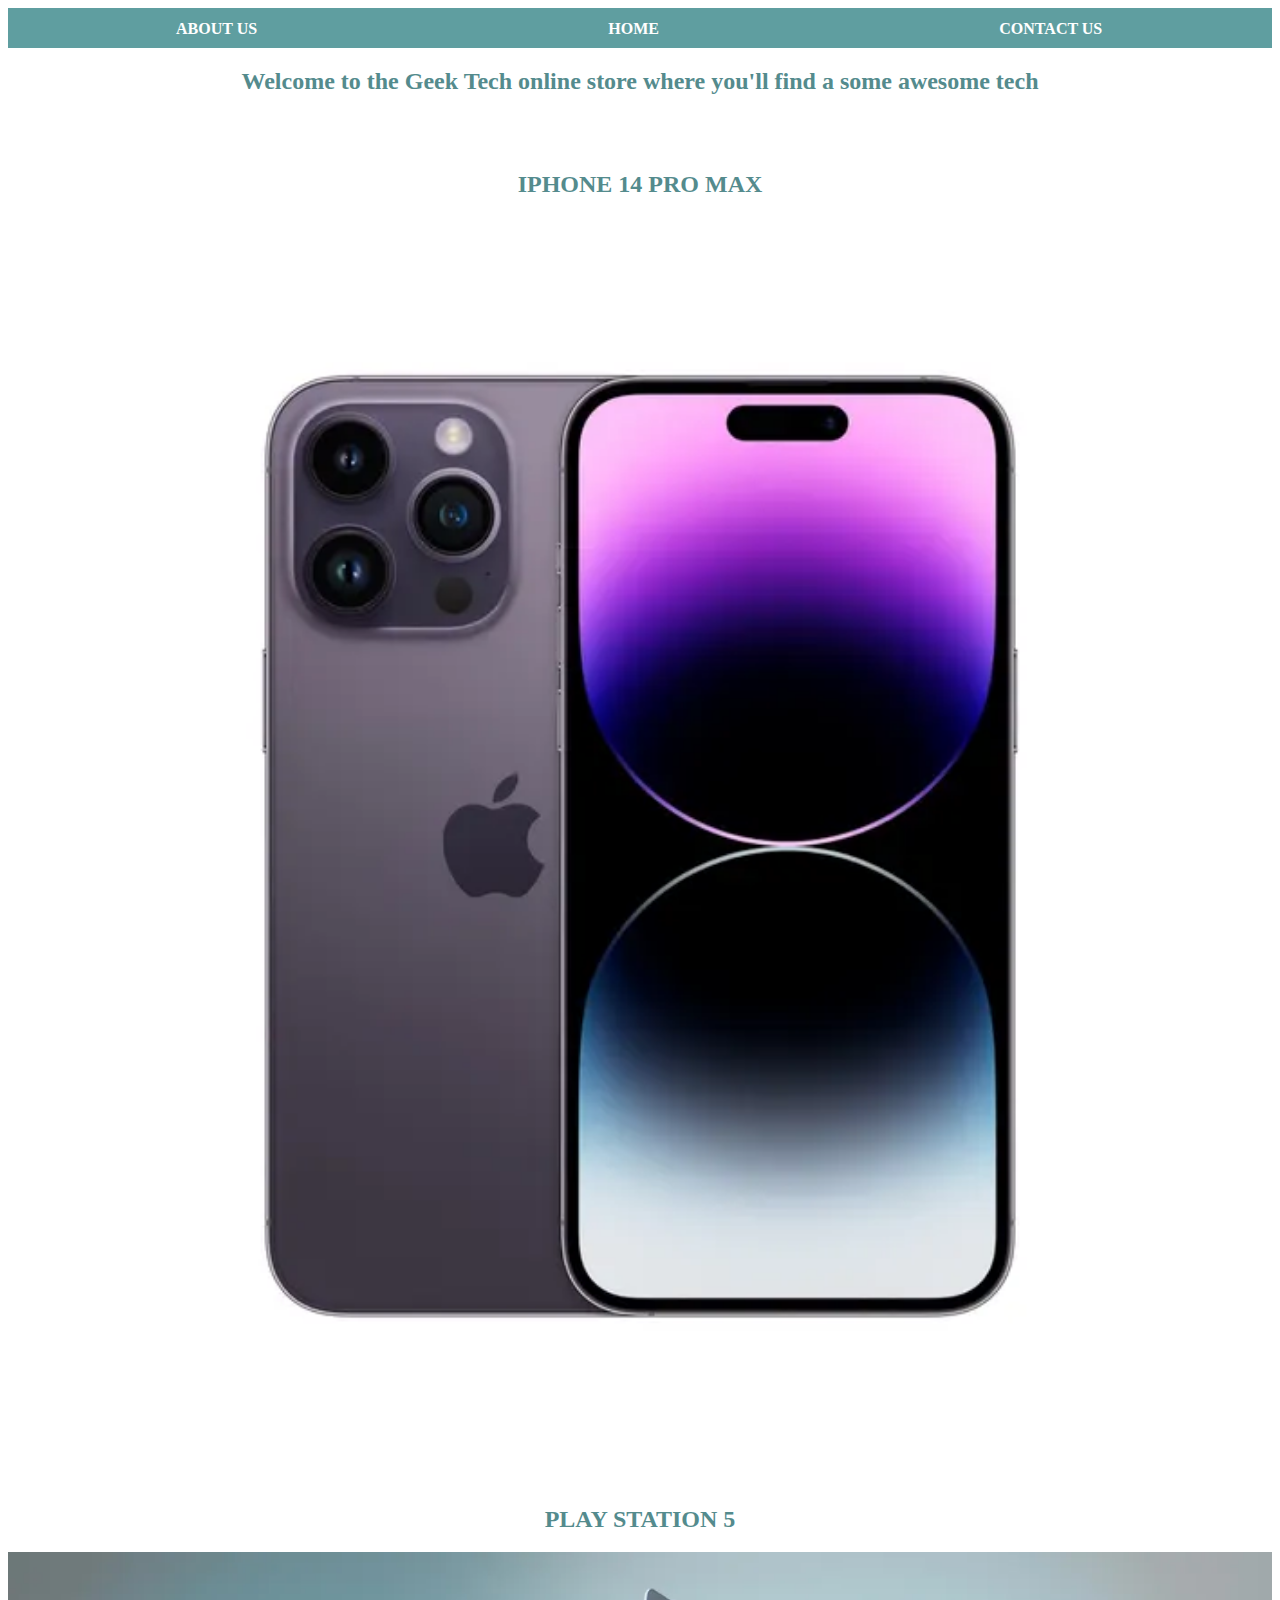
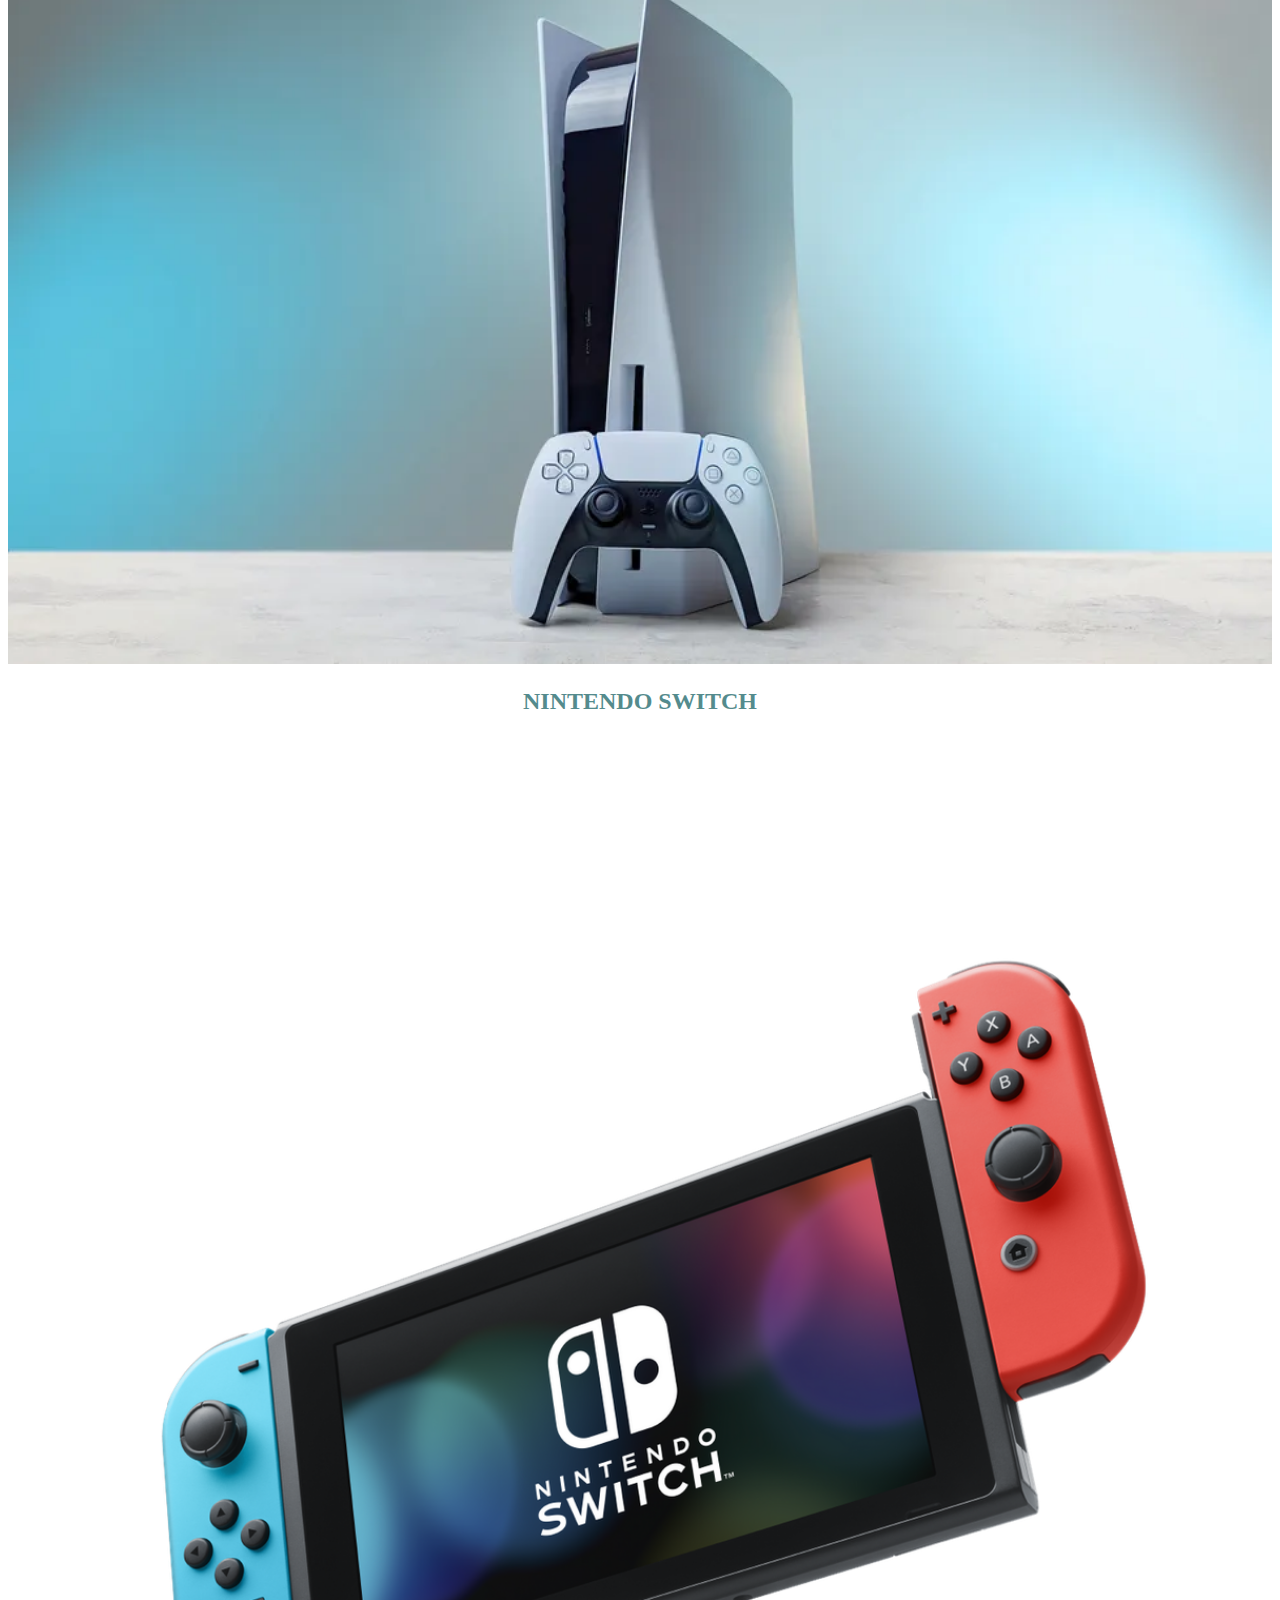
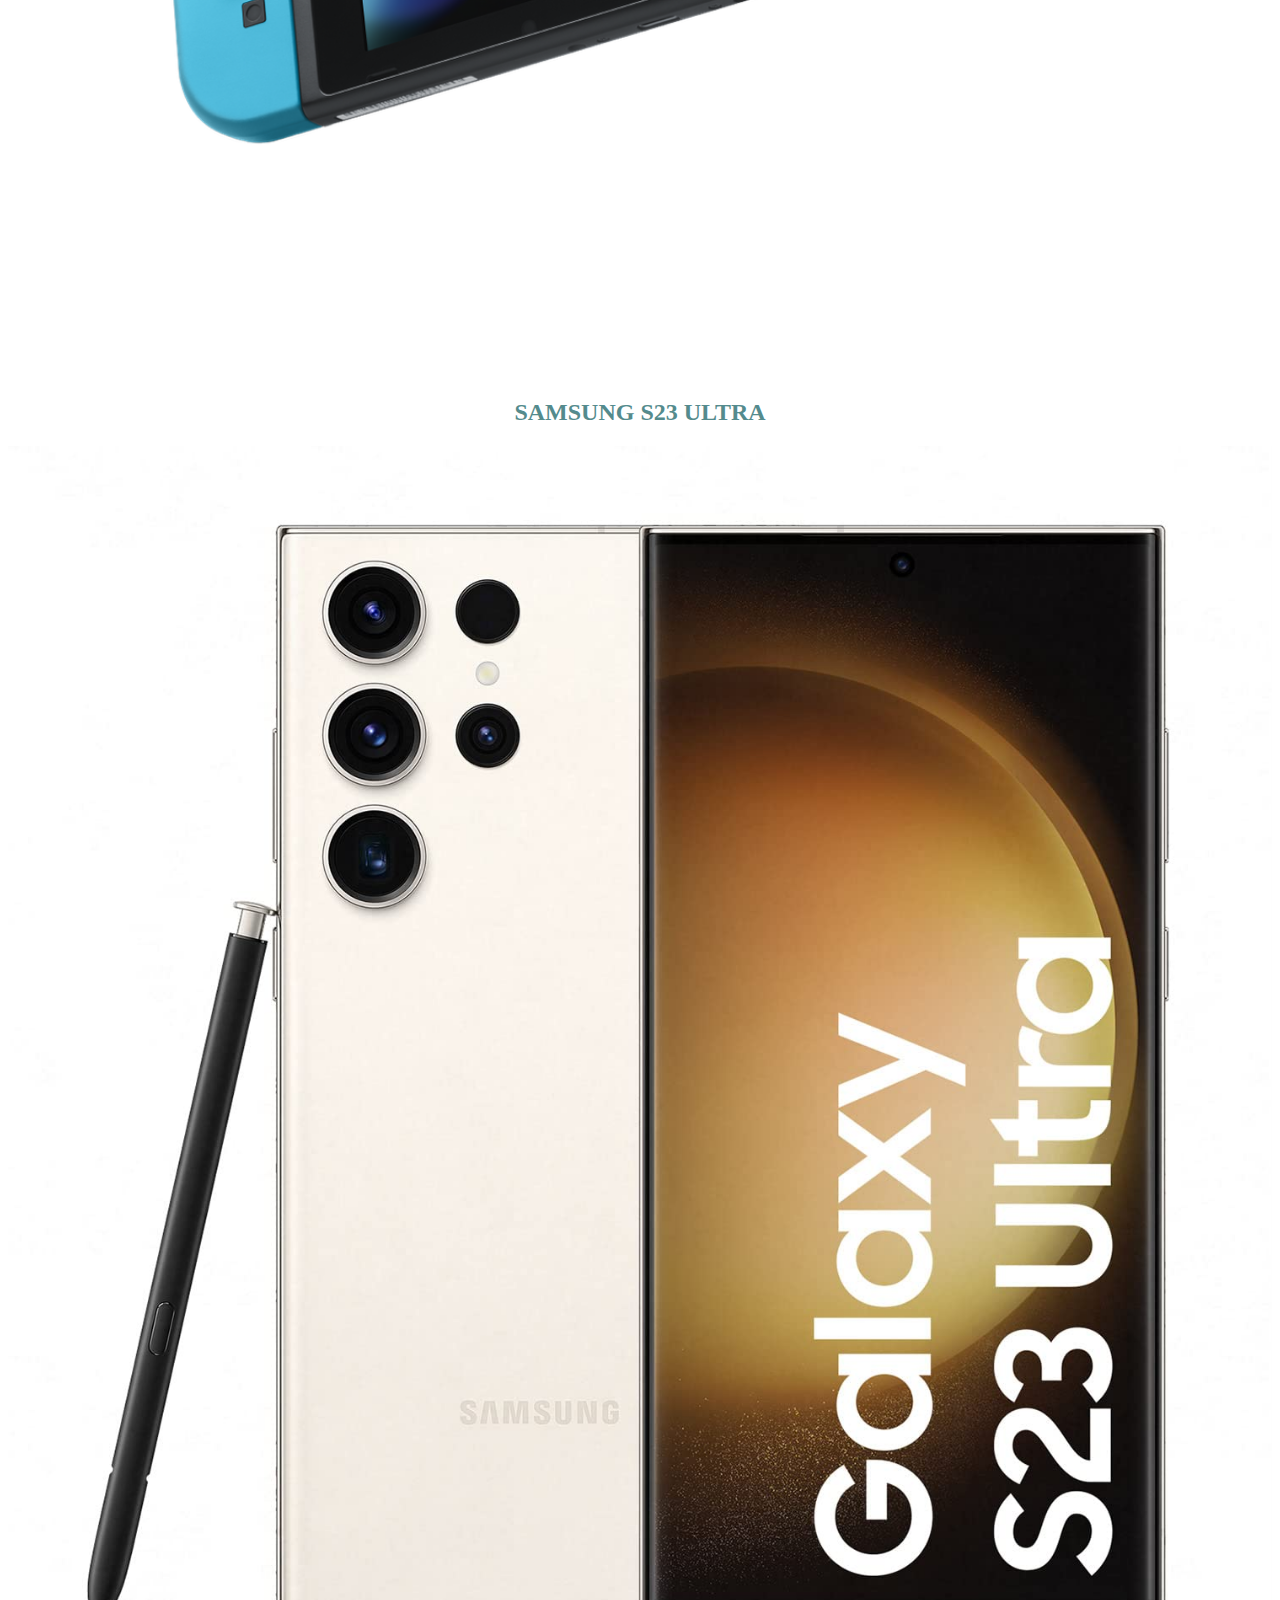
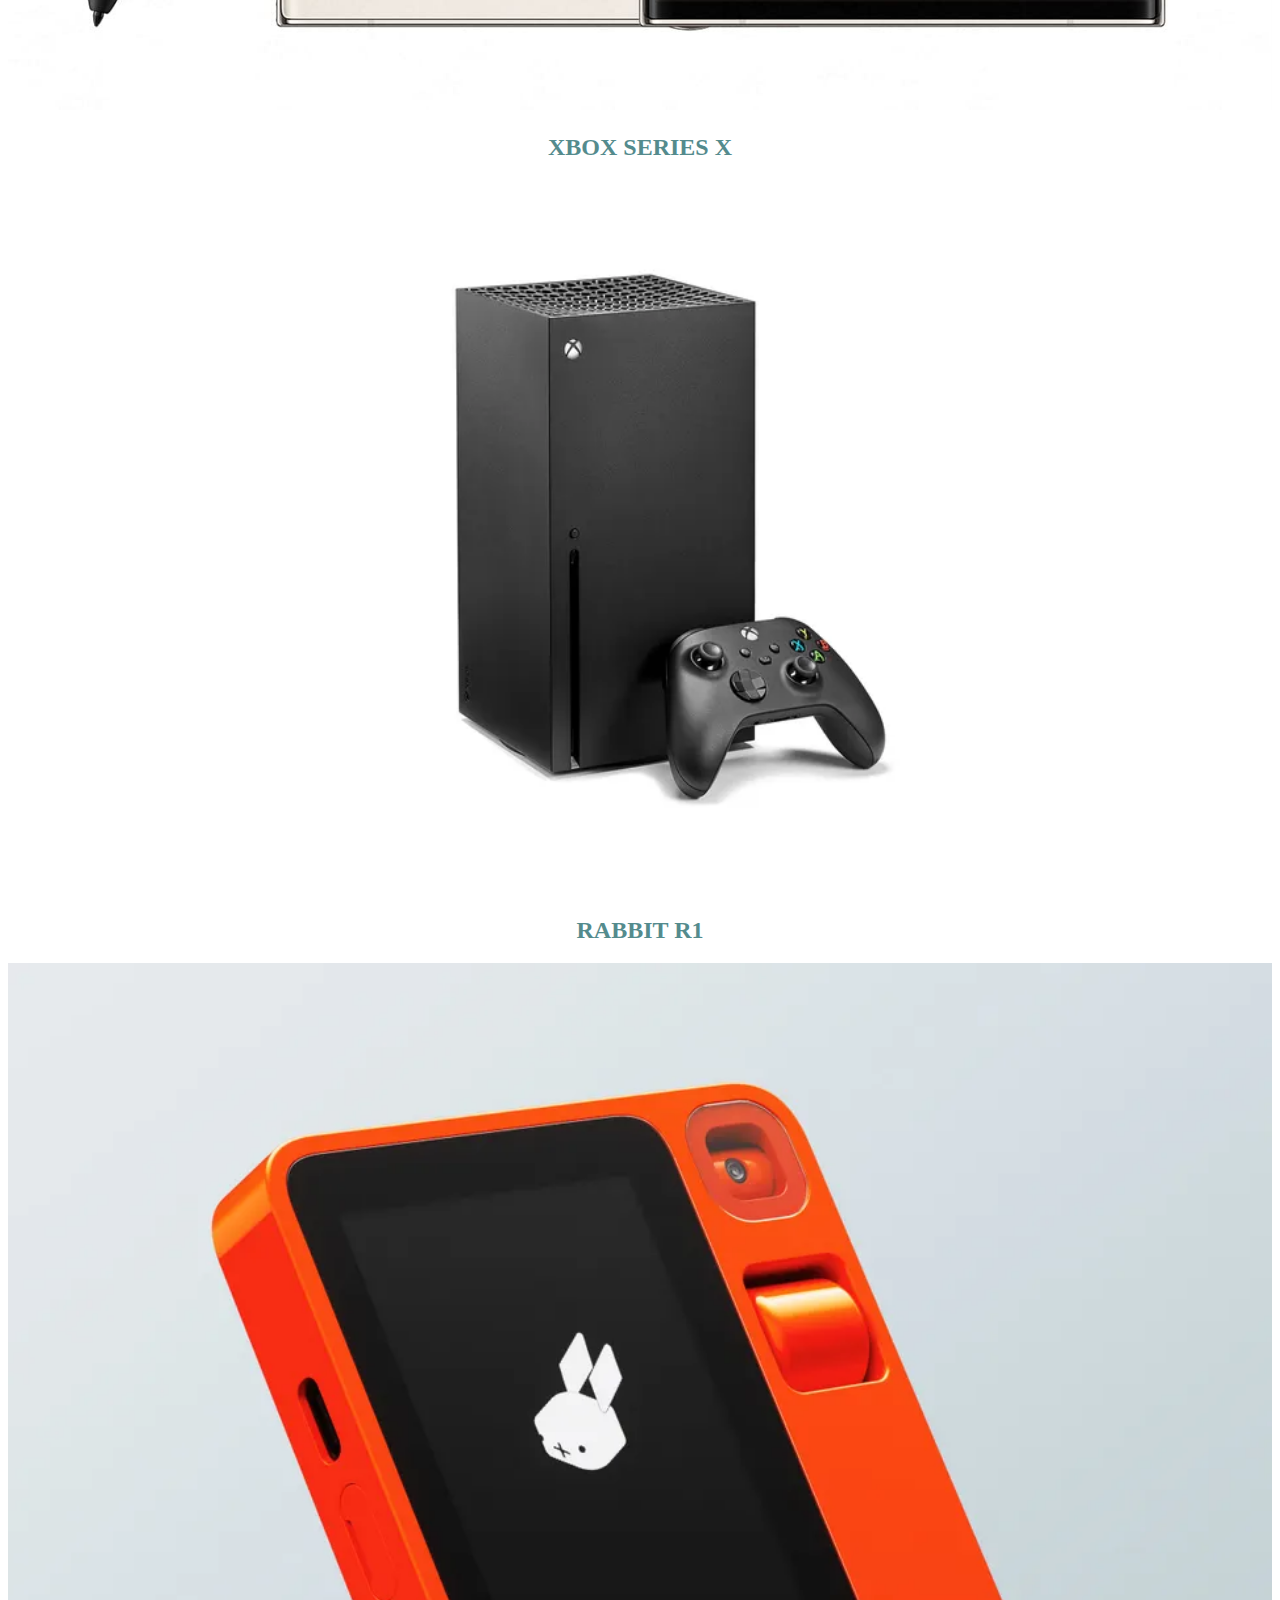
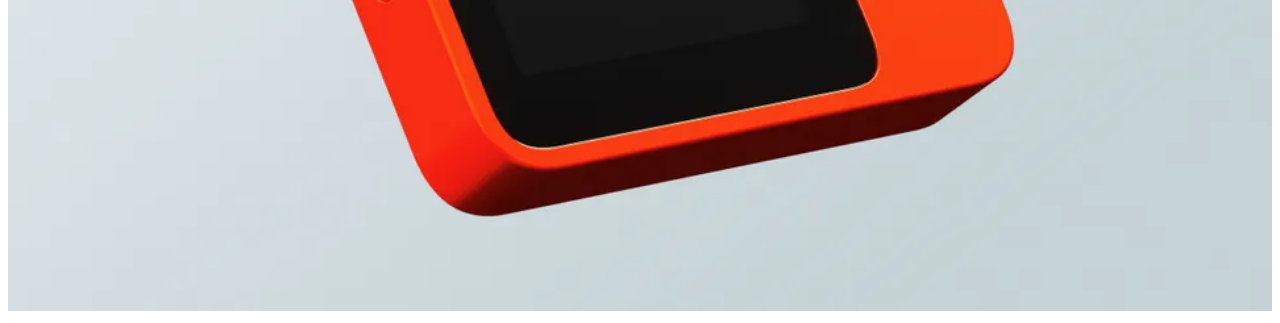
<file: index.html>
<!DOCTYPE html>
<html>
    <head>
        <link rel="stylesheet" href="style.css">
    </head>
    <body>
        <div id="tabs-top">
            <a href="about.html">ABOUT US</a>
            <a href="index.html">HOME</a>
            <a href="contact.html">CONTACT US</a>
        </div>
        <h2>Welcome to the Geek Tech online store where you'll find a some awesome tech </h2>
                    <br/>
                    <br/>
                    <h2>IPHONE 14 PRO MAX</h2>
                    <a href="iphone.html"><img src="Images/iphone_14_pro_max_deep_purple-6_1.webp" width="100%"/></a>
                    <h2>PLAY STATION 5</h2>
                    <a href="ps5.html"><img src="Images/ps5(2).webp" width="100%"/></a>
                    <h2>NINTENDO SWITCH</h2>
                    <a href="switch.html"><img src="Images/switch(2).webp" width="100%"/></a>
                    <h2>SAMSUNG S23 ULTRA</h2>
                    <a href="s23.html"><img src="Images/s23(2).jpg" width="100%"/></a>
                    <h2>XBOX SERIES X</h2>
                    <a href="xbox.html"><img src="Images/xbox(2).webp" width="100%"/></a>
                    <h2>RABBIT R1</h2>
                    <a href="r1.html"><img src="Images/r1(1).webp" width="100%"/></a>
    </body>
</html>
</file>
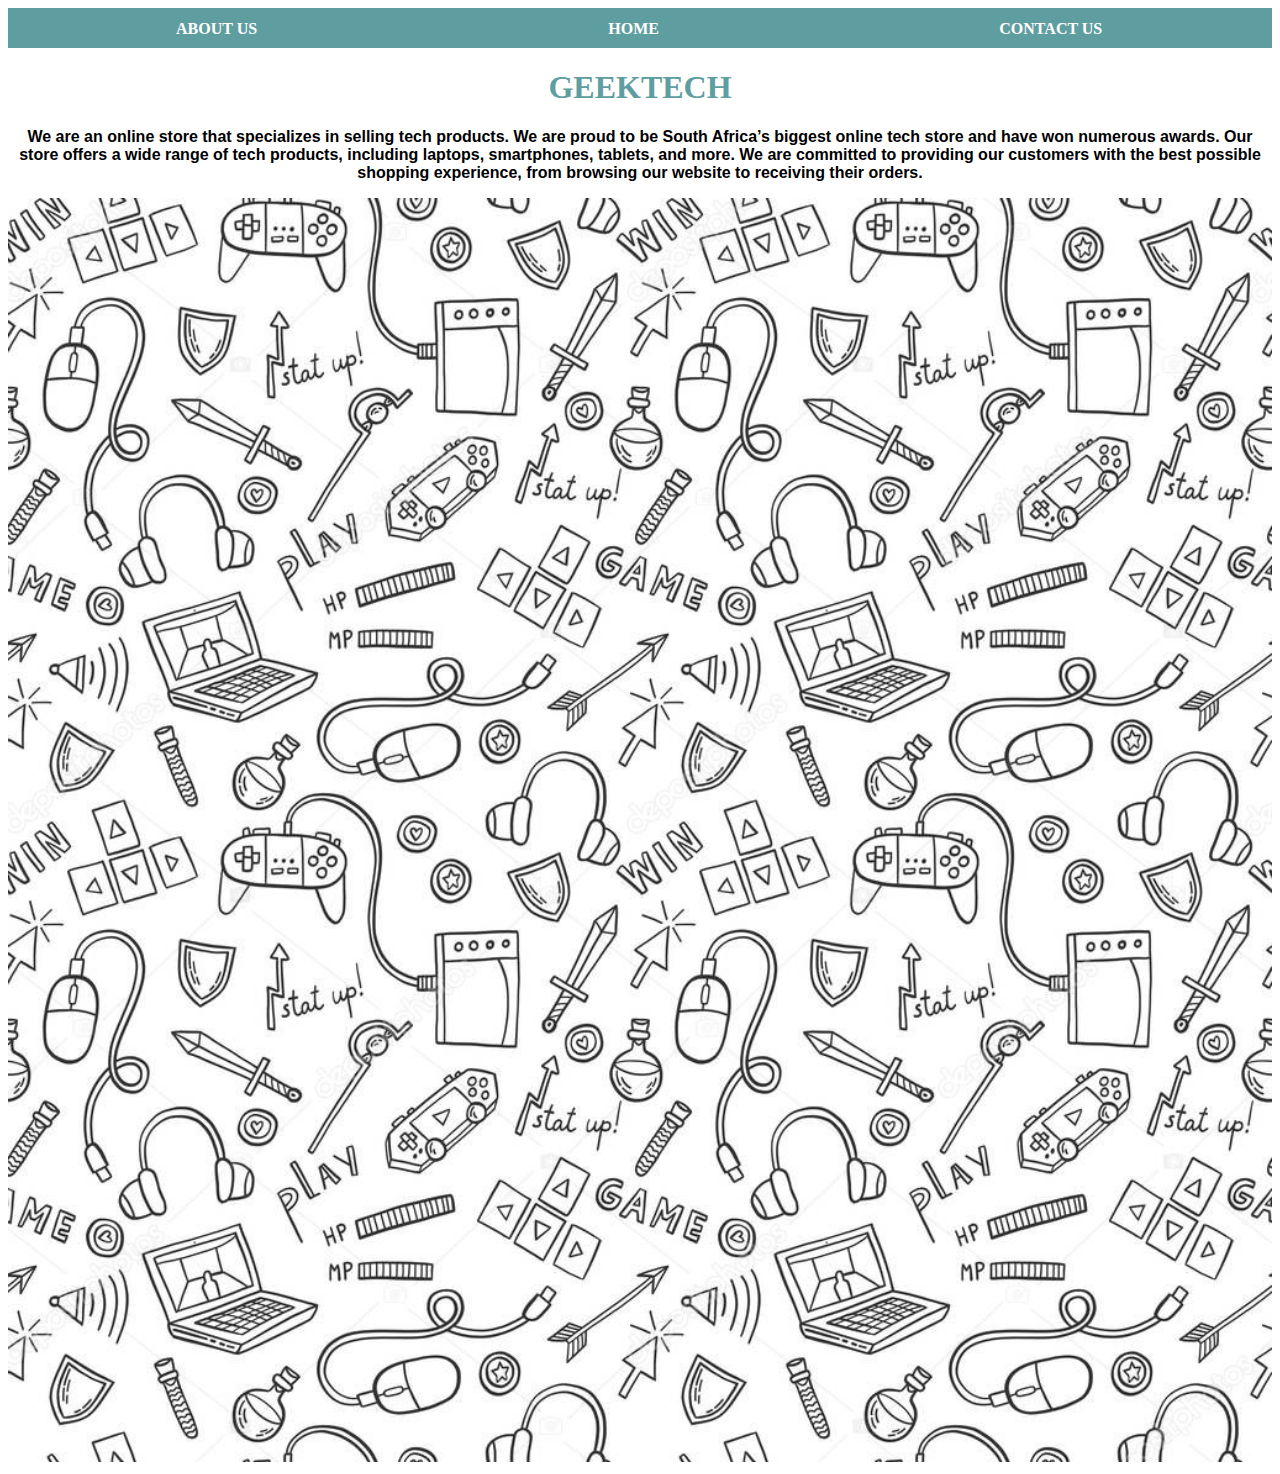
<file: about.html>
<!DOCTYPE html>
<html>
    <head>
        <link rel="stylesheet" href="style.css">
    </head>
    <body>
        <div id="tabs-top">
            <a href="about.html">ABOUT US</a>
            <a href="index.html">HOME</a>
            <a href="contact.html">CONTACT US</a>
        </div>
        <h1>GEEKTECH</h1>
        <P>We are an online store that specializes in selling tech products. We are proud to be South Africa’s biggest online tech store and have won numerous awards. Our store offers a wide range of tech products, including laptops, smartphones, tablets, and more. We are committed to providing our customers with the best possible shopping experience, from browsing our website to receiving their orders.</P>
        <img src="Images/tech1.jpg" width="100%" />
    </body>
</html>
</file>
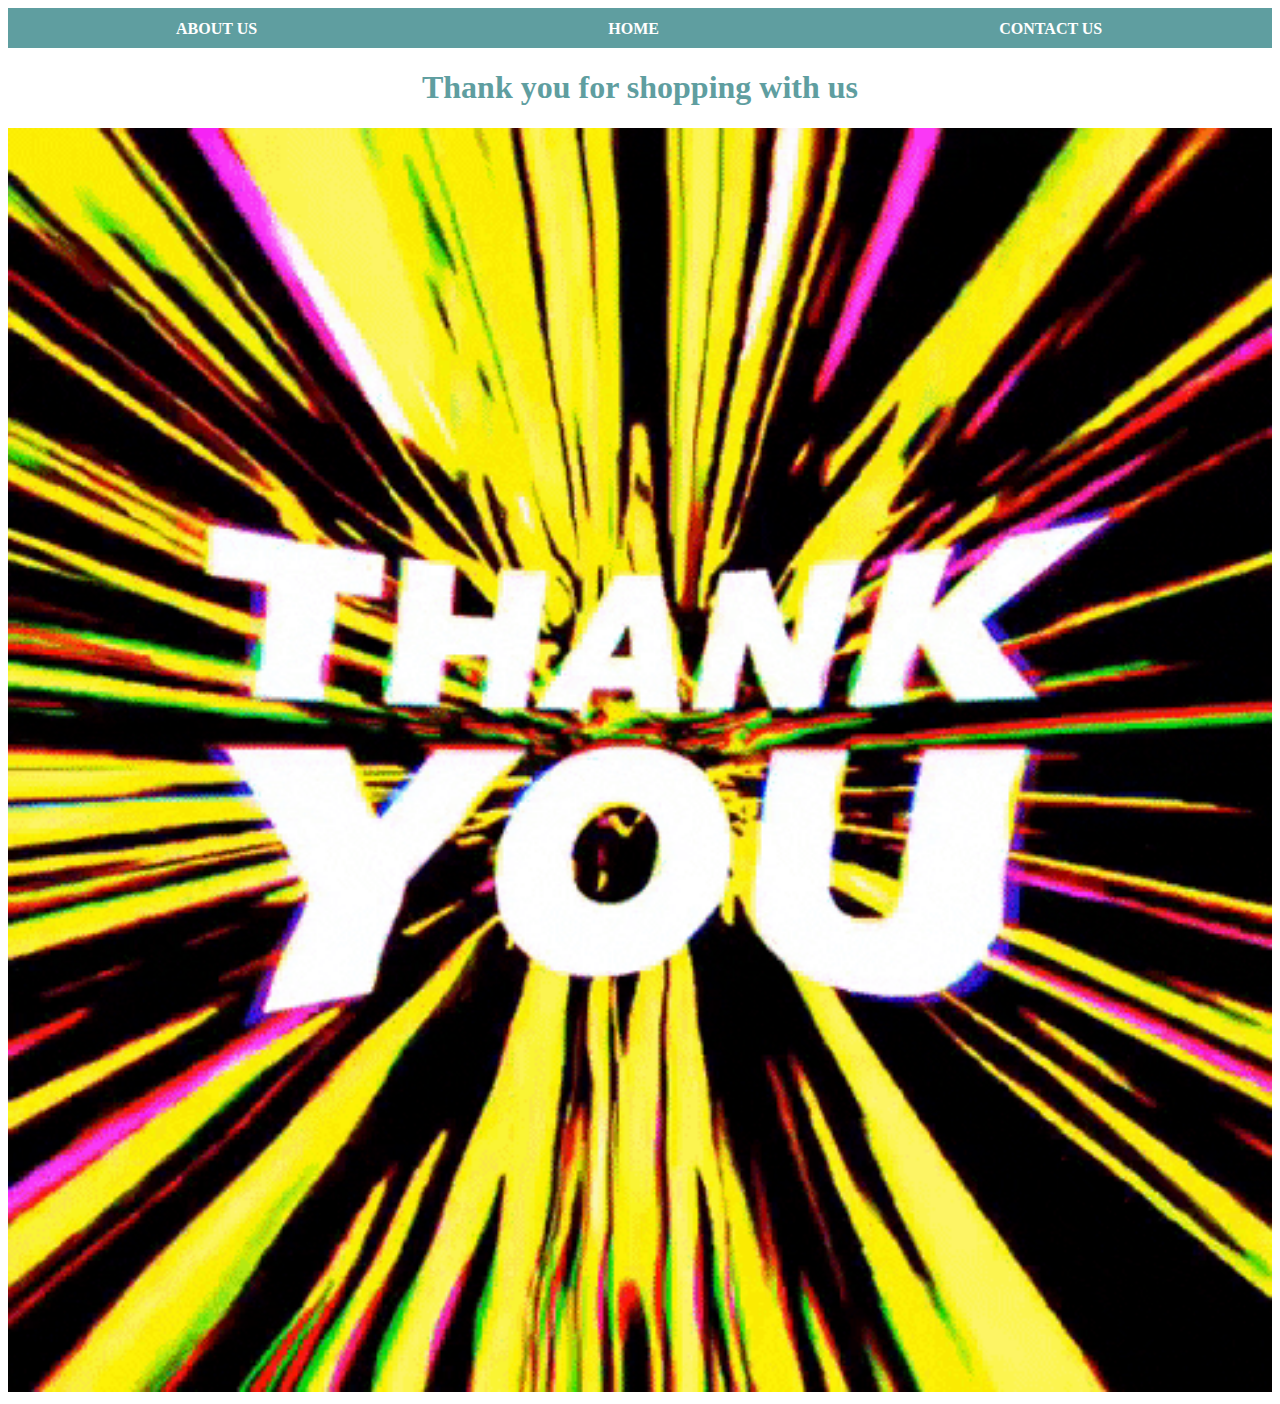
<file: buy-now.html>
<!DOCTYPE html>
<html>
    <head>
        <link rel="stylesheet" href="style.css">
    </head>
    <body>
        <div id="tabs-top">
            <a href="about.html">ABOUT US</a>
            <a href="index.html">HOME</a>
            <a href="contact.html">CONTACT US</a>
        </div>
            <h1>Thank you for shopping with us</h1>
        <img src="Images/Thank you.gif" width="100%">
    </body>
</html>
</file>
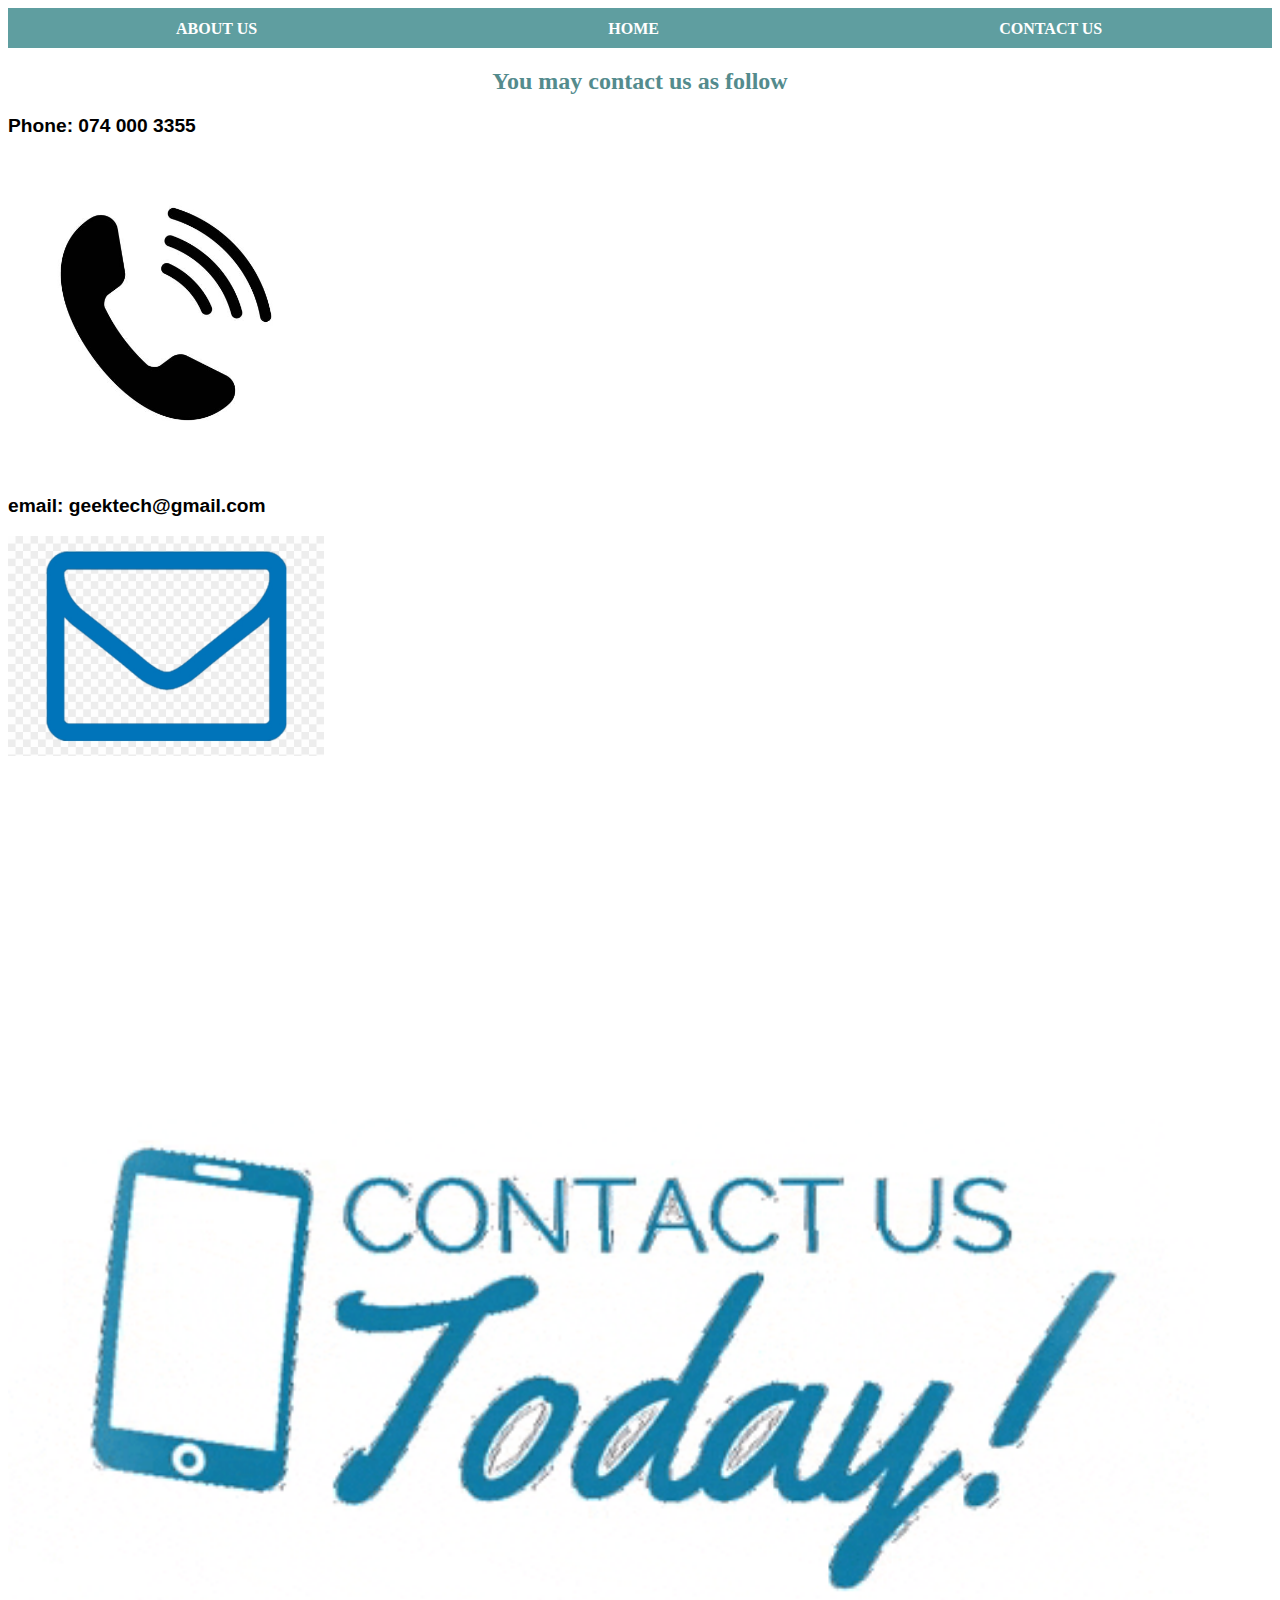
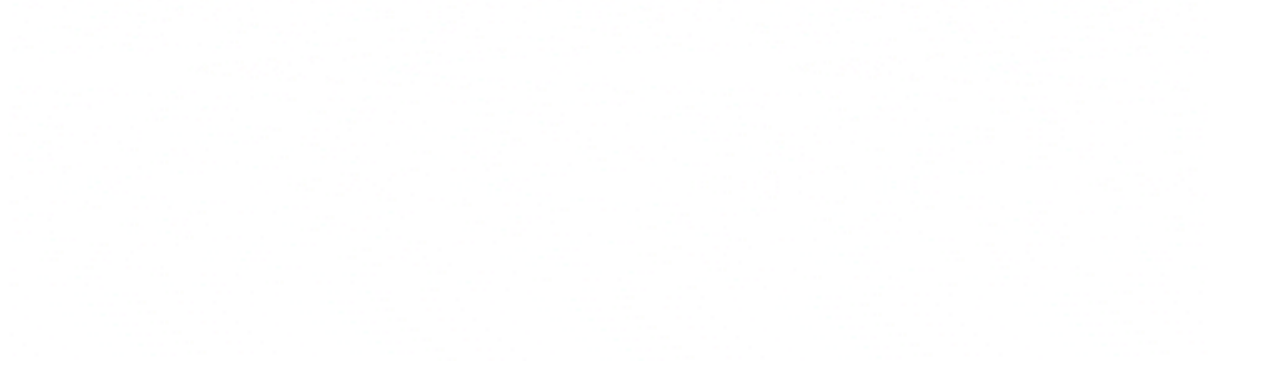
<file: contact.html>
<!DOCTYPE html>
<html>
    <head>
        <link rel="stylesheet" href="style.css">
    </head>
    <body>
        <div id="tabs-top">
            <a href="about.html">ABOUT US</a>
            <a href="index.html">HOME</a>
            <a href="contact.html">CONTACT US</a>
        </div>
            <h2>You may contact us as follow</h2>
            <h3>Phone: 074 000 3355</h3> <img src="Images/small phone.jpg" width="25%"/>
            <br/>
            <h3>email: geektech@gmail.com</h3> <img src="Images/small-email-icon.png" width="25%" />
            <img src="Images/Contact.gif" width="95%"/>
    </body>
</html>
</file>
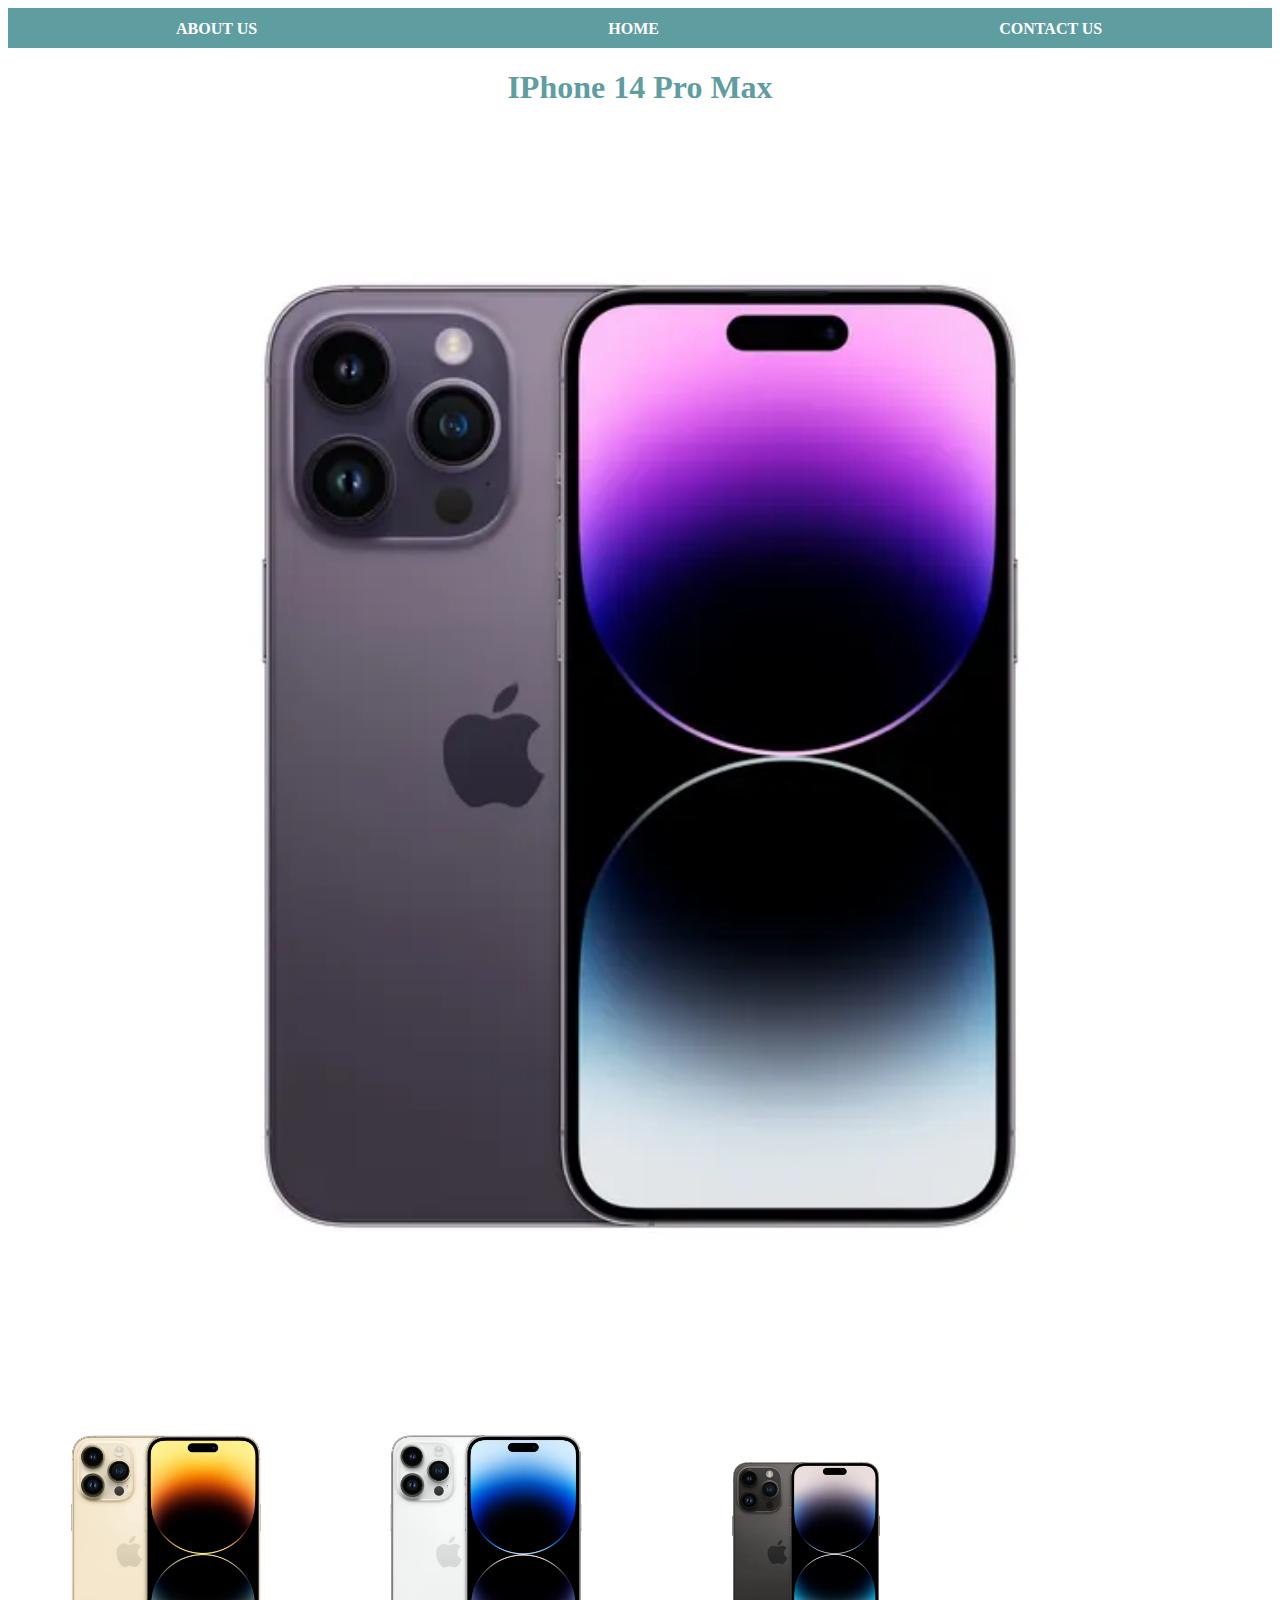
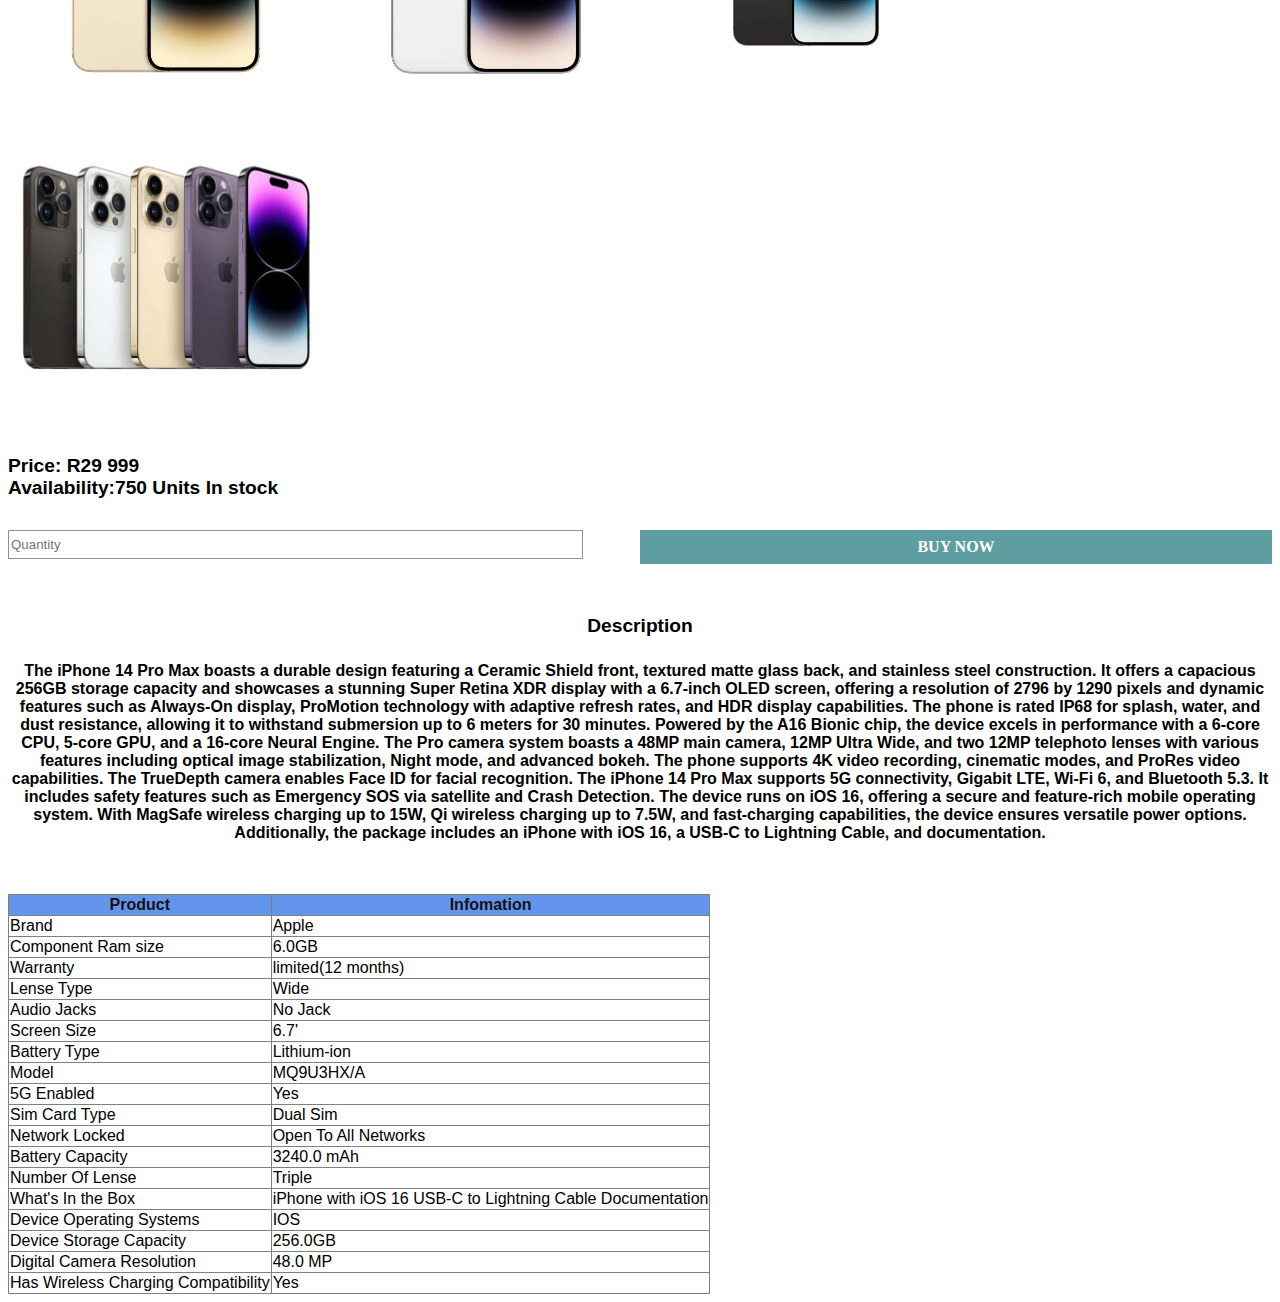
<file: iphone.html>
<!DOCTYPE html>
<html>
    <head>
        <link rel="stylesheet" href="style.css">
    </head>
    <body>
        <div id="tabs-top">
            <a href="about.html">ABOUT US</a>
            <a href="index.html">HOME</a>
            <a href="contact.html">CONTACT US</a>
        </div>
        <h1>IPhone 14 Pro Max</h1>
        <img src="Images/iphone_14_pro_max_deep_purple-6_1.webp"  width="100%"/>
        <img src="Images/iphone_14_pro_max_gold-6_2.webp"  width="25%"/>
        <img src="Images/iphone_14_pro_max_silver-6_3.webp"  width="25%"/>
        <img src="Images/iphone_14_pro_max_space_black-6_4.webp"  width="25%"/>
        <img src="Images/iphone_14_pro_max.webp  " width="25%"/>
        <h3>Price: R29 999 <br/>Availability:750 Units In stock</h3>
            <input type="text" placeholder="Quantity" id="Quantity"/><a class="button" href="buy-now.html">BUY NOW</a>
            <br/>
            <br/>
            <h4>Description</h4>
        <strong><p>The iPhone 14 Pro Max boasts a durable design featuring a Ceramic Shield front, textured matte glass back, and stainless steel construction. It offers a capacious 256GB storage capacity and showcases a stunning Super Retina XDR display with a 6.7-inch OLED screen, offering a resolution of 2796 by 1290 pixels and dynamic features such as Always-On display, ProMotion technology with adaptive refresh rates, and HDR display capabilities. The phone is rated IP68 for splash, water, and dust resistance, allowing it to withstand submersion up to 6 meters for 30 minutes.
            Powered by the A16 Bionic chip, the device excels in performance with a 6-core CPU, 5-core GPU, and a 16-core Neural Engine. The Pro camera system boasts a 48MP main camera, 12MP Ultra Wide, and two 12MP telephoto lenses with various features including optical image stabilization, Night mode, and advanced bokeh. The phone supports 4K video recording, cinematic modes, and ProRes video capabilities. The TrueDepth camera enables Face ID for facial recognition.
            The iPhone 14 Pro Max supports 5G connectivity, Gigabit LTE, Wi-Fi 6, and Bluetooth 5.3. It includes safety features such as Emergency SOS via satellite and Crash Detection. The device runs on iOS 16, offering a secure and feature-rich mobile operating system. With MagSafe wireless charging up to 15W, Qi wireless charging up to 7.5W, and fast-charging capabilities, the device ensures versatile power options. Additionally, the package includes an iPhone with iOS 16, a USB-C to Lightning Cable, and documentation.</p></strong>
            <br/>
            <br/>
        <table border="1">
          <th>Product</th>
          <th>Infomation</th>
           <tr>
            <td>Brand</td>
            <td>Apple</td>
           </tr> 
           <tr>
            <td>Component Ram size</td>
            <td>6.0GB</td>
           </tr> 
           <tr>
            <td>Warranty</td>
            <td>limited(12 months)</td>
           </tr> 
           <tr>
            <td>Lense Type</td>
            <td>Wide</td>
           </tr> 
           <tr>
            <td>Audio Jacks</td>
            <td>No Jack</td>
           </tr> 
           <tr>
            <td>Screen Size</td>
            <td>6.7'</td>
           </tr> 
           <tr>
            <td>Battery Type</td>
            <td>Lithium-ion</td>
           </tr> 
           <tr>
            <td>Model</td>
            <td>MQ9U3HX/A</td>
           </tr> 
           <tr>
            <td>5G Enabled</td>
            <td>Yes</td>
           </tr> 
           <tr>
            <td>Sim Card Type</td>
            <td>Dual Sim</td>
           </tr> 
           <tr>
            <td>Network Locked</td>
            <td>Open To All Networks</td>
           </tr> 
           <tr>
            <td>Battery Capacity</td>
            <td>3240.0 mAh</td>
           </tr> 
           <tr>
            <td>Number Of Lense</td>
            <td>Triple</td>
           </tr> 
           <tr>
            <td>What's In the Box</td>
            <td>iPhone with iOS 16
                USB‑C to Lightning Cable
                Documentation</td>
           </tr> 
           <tr>
            <td>Device Operating Systems</td>
            <td>IOS</td>
           </tr> 
           <tr>
            <td>Device Storage Capacity</td>
            <td>256.0GB</td>
           </tr> 
           <tr>
            <td>Digital Camera Resolution</td>
            <td>48.0 MP</td>
           </tr> 
           <tr>
            <td>Has Wireless Charging Compatibility</td>
            <td>Yes</td>
           </tr> 
        </table>
    </body>
</html>
</file>
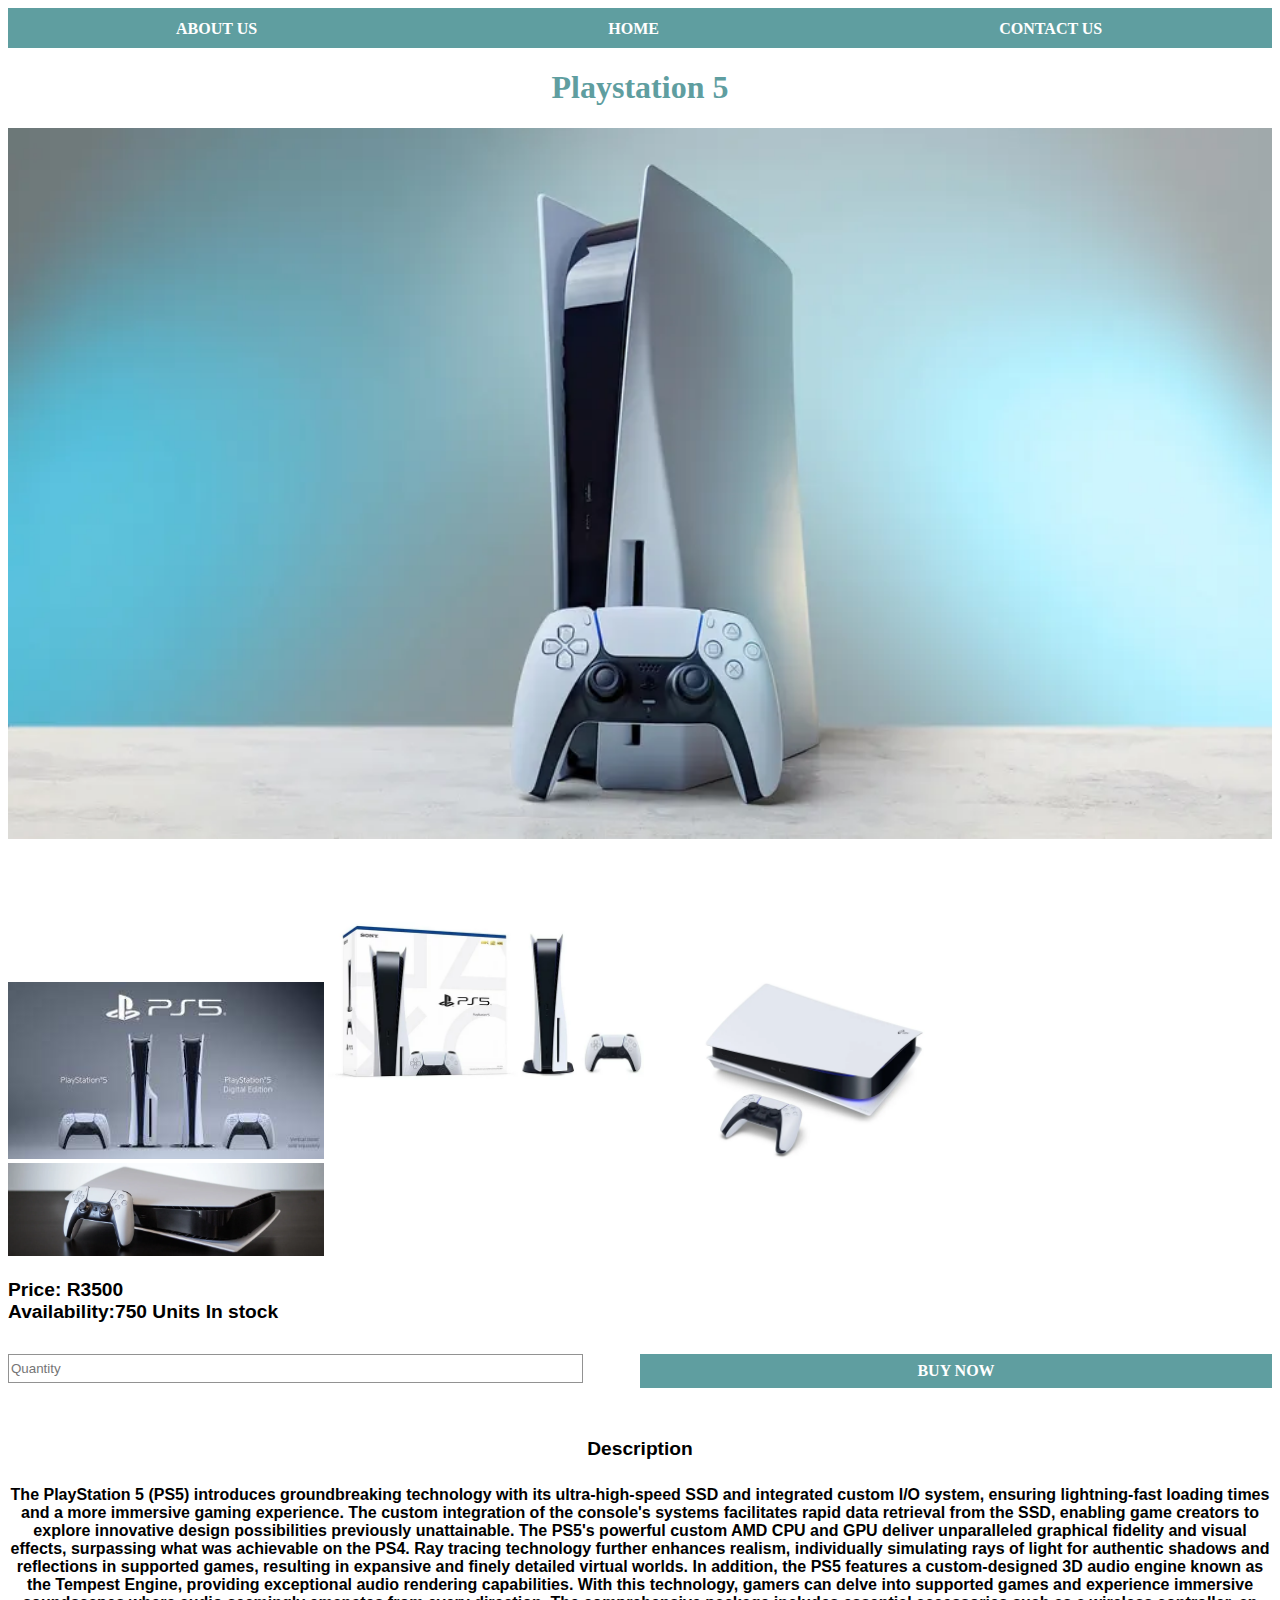
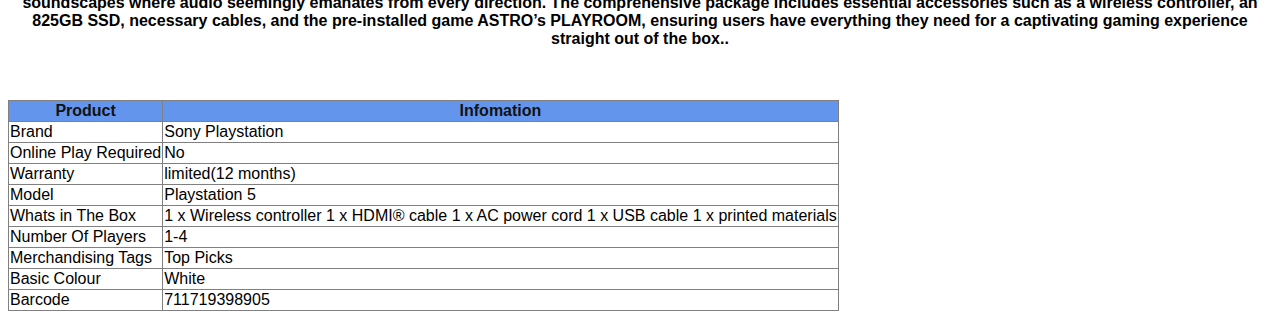
<file: ps5.html>
<!DOCTYPE html>
<html>
    <head>
        <link rel="stylesheet" href="style.css">
    </head>
    <body>
        <div id="tabs-top">
            <a href="about.html">ABOUT US</a>
            <a href="index.html">HOME</a>
            <a href="contact.html">CONTACT US</a>
        </div>
        <h1>Playstation 5</h1>
        <img src="Images/ps5(2).webp"  width="100%"/>
        <img src="Images/ps5 (1).jfif"  width="25%"/>
        <img src="Images/ps5(3).webp"  width="25%"/>
        <img src="Images/ps5(4).webp"  width="25%"/>
        <img src="Images/ps5(5).webp" width="25%"/>
        <h3>Price: R3500 <br/>Availability:750 Units In stock</h3>
            <input type="text" placeholder="Quantity" id="Quantity"/><a class="button" href="buy-now.html">BUY NOW</a>
            <br/>
            <br/>
            <h4>Description</h4>
        <strong><p>The PlayStation 5 (PS5) introduces groundbreaking technology with its ultra-high-speed SSD and integrated custom I/O system, ensuring lightning-fast loading times and a more immersive gaming experience. The custom integration of the console's systems facilitates rapid data retrieval from the SSD, enabling game creators to explore innovative design possibilities previously unattainable. The PS5's powerful custom AMD CPU and GPU deliver unparalleled graphical fidelity and visual effects, surpassing what was achievable on the PS4. Ray tracing technology further enhances realism, individually simulating rays of light for authentic shadows and reflections in supported games, resulting in expansive and finely detailed virtual worlds.
                In addition, the PS5 features a custom-designed 3D audio engine known as the Tempest Engine, providing exceptional audio rendering capabilities. With this technology, gamers can delve into supported games and experience immersive soundscapes where audio seemingly emanates from every direction. The comprehensive package includes essential accessories such as a wireless controller, an 825GB SSD, necessary cables, and the pre-installed game ASTRO’s PLAYROOM, ensuring users have everything they need for a captivating gaming experience straight out of the box..</p></strong>
            <br/>
            <br/>
        <table border="1">
          <th>Product</th>
          <th>Infomation</th>
           <tr>
            <td>Brand</td>
            <td>Sony Playstation</td>
           </tr> 
           <tr>
            <td>Online Play Required</td>
            <td>No</td>
           </tr> 
           <tr>
            <td>Warranty</td>
            <td>limited(12 months)</td>
           </tr> 
           <tr>
            <td>Model</td>
            <td>Playstation 5</td>
           </tr> 
           <tr>
            <td>Whats in The Box</td>
            <td>1 x Wireless controller
                1 x HDMI® cable
                1 x AC power cord
                1 x USB cable
                1 x printed materials</td>
           </tr> 
           <tr>
            <td>Number Of Players</td>
            <td>1-4</td>
           </tr> 
           <tr>
            <td>Merchandising Tags</td>
            <td>Top Picks</td>
           </tr> 
           <tr>
            <td>Basic Colour</td>
            <td>White</td>
           </tr> 
           <tr>
            <td>Barcode</td>
            <td>711719398905</td>
           </tr> 
        </table>
    </body>
</html>
</file>
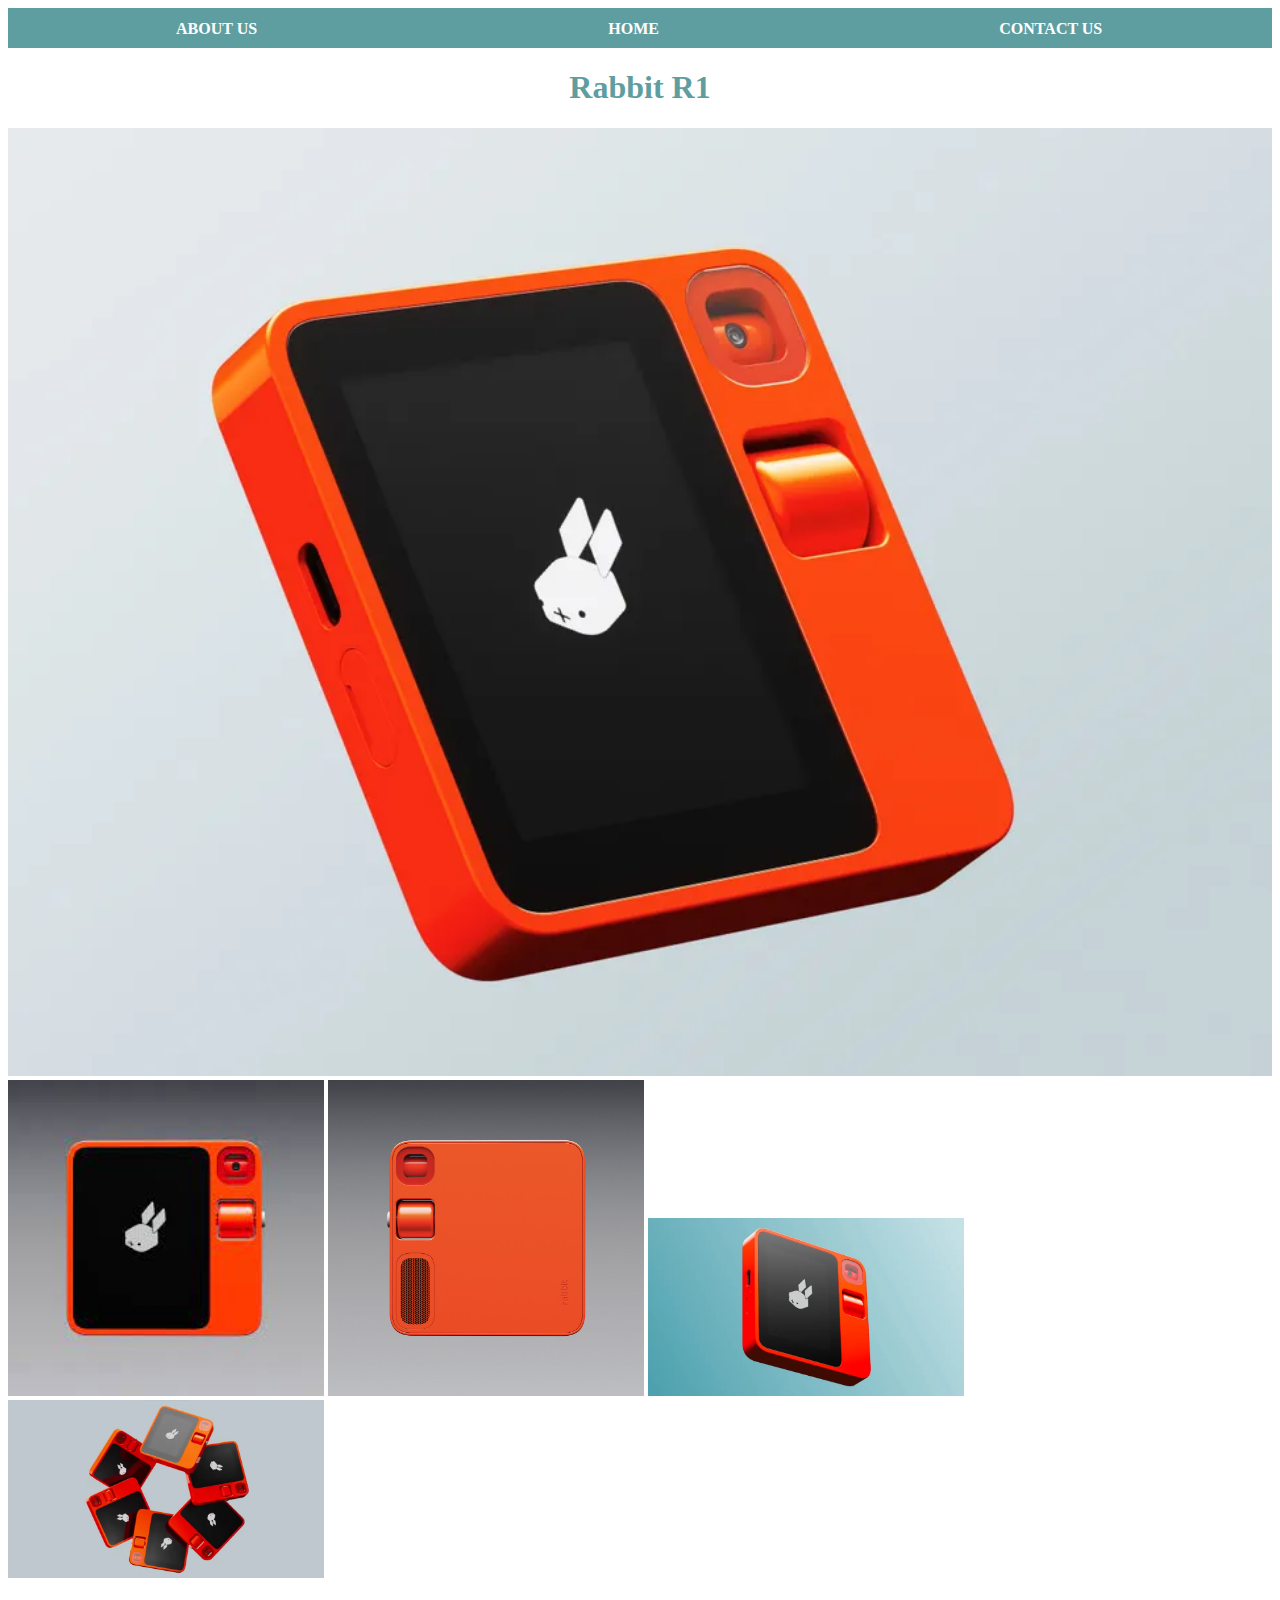
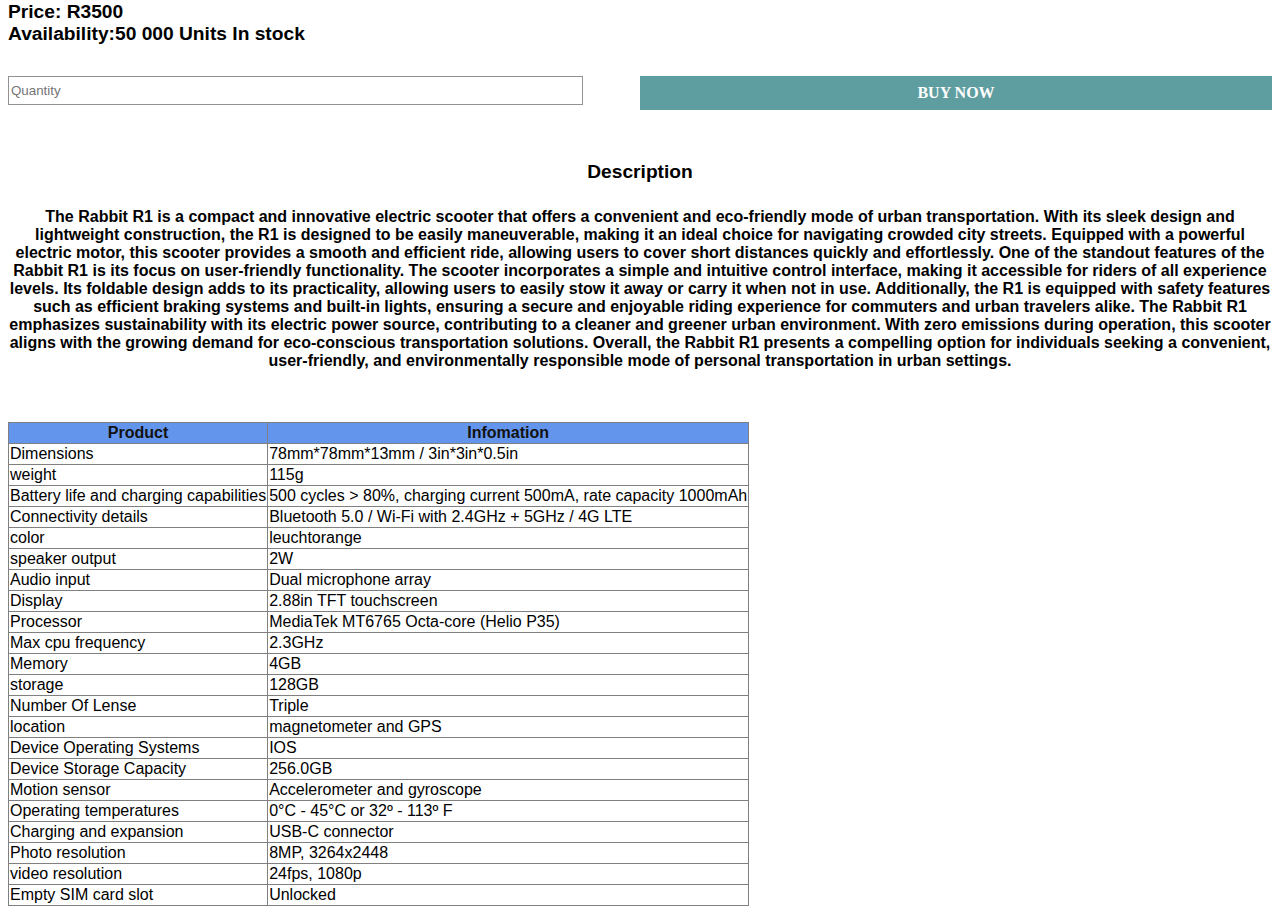
<file: r1.html>
<!DOCTYPE html>
<html>
    <head>
        <link rel="stylesheet" href="style.css">
    </head>
    <body>
        <div id="tabs-top">
            <a href="about.html">ABOUT US</a>
            <a href="index.html">HOME</a>
            <a href="contact.html">CONTACT US</a>
        </div>
        <h1>Rabbit R1</h1>
        <img src="Images/r1(1).webp"  width="100%"/>
        <img src="Images/r1(2).jfif"  width="25%"/>
        <img src="Images/r1(3).jpg"  width="25%"/>
        <img src="Images/r1(4).webp"  width="25%"/>
        <img src="Images/r1(5).webp" width="25%"/>
        <h3>Price: R3500 <br/>Availability:50 000 Units In stock</h3>
            <input type="text" placeholder="Quantity" id="Quantity"/><a class="button" href="buy-now.html">BUY NOW</a>
            <br/>
            <br/>
            <h4>Description</h4>
        <strong><p>The Rabbit R1 is a compact and innovative electric scooter that offers a convenient and eco-friendly mode of urban transportation. With its sleek design and lightweight construction, the R1 is designed to be easily maneuverable, making it an ideal choice for navigating crowded city streets. Equipped with a powerful electric motor, this scooter provides a smooth and efficient ride, allowing users to cover short distances quickly and effortlessly.
                 One of the standout features of the Rabbit R1 is its focus on user-friendly functionality. The scooter incorporates a simple and intuitive control interface, making it accessible for riders of all experience levels. Its foldable design adds to its practicality, allowing users to easily stow it away or carry it when not in use. Additionally, the R1 is equipped with safety features such as efficient braking systems and built-in lights, ensuring a secure and enjoyable riding experience for commuters and urban travelers alike.            The Rabbit R1 emphasizes sustainability with its electric power source, contributing to a cleaner and greener urban environment. With zero emissions during operation, this scooter aligns with the growing demand for eco-conscious transportation solutions. Overall, the Rabbit R1 presents a compelling option for individuals seeking a convenient, user-friendly, and environmentally responsible mode of personal transportation in urban settings.</p></strong>
            <br/>
            <br/>
        <table border="1">
          <th>Product</th>
          <th>Infomation</th>
           <tr>
            <td>Dimensions</td>
            <td>78mm*78mm*13mm / 3in*3in*0.5in</td>
           </tr> 
           <tr>
            <td>weight</td>
            <td>115g</td>
           </tr> 
           <tr>
            <td>Battery life and charging capabilities</td>
            <td>500 cycles > 80%, charging current 500mA, rate capacity 1000mAh</td>
           </tr> 
           <tr>
            <td>Connectivity details</td>
            <td>Bluetooth 5.0 / Wi-Fi with 2.4GHz + 5GHz / 4G LTE</td>
           </tr> 
           <tr>
            <td>color</td>
            <td>leuchtorange</td>
           </tr> 
           <tr>
            <td>speaker output</td>
            <td>2W</td>
           </tr> 
           <tr>
            <td>Audio input</td>
            <td>Dual microphone array</td>
           </tr> 
           <tr>
            <td>Display</td>
            <td>2.88in TFT touchscreen</td>
           </tr> 
           <tr>
            <td>Processor</td>
            <td>MediaTek MT6765 Octa-core (Helio P35)</td>
           </tr> 
           <tr>
            <td>Max cpu frequency</td>
            <td>2.3GHz</td>
           </tr> 
           <tr>
            <td>Memory</td>
            <td>4GB</td>
           </tr> 
           <tr>
            <td>storage</td>
            <td>128GB</td>
           </tr> 
           <tr>
            <td>Number Of Lense</td>
            <td>Triple</td>
           </tr> 
           <tr>
            <td>location</td>
            <td>magnetometer and GPS</td>
           </tr> 
           <tr>
            <td>Device Operating Systems</td>
            <td>IOS</td>
           </tr> 
           <tr>
            <td>Device Storage Capacity</td>
            <td>256.0GB</td>
           </tr> 
           <tr>
            <td>Motion sensor</td>
            <td>Accelerometer and gyroscope</td>
           </tr> 
           <tr>
            <td>Operating temperatures</td>
            <td>0°C - 45°C or 32º - 113º F</td>
           </tr> 
           <tr>
            <td>Charging and expansion</td>
            <td>USB-C connector</td>
           </tr>
           <tr>
            <td>Photo resolution</td>
            <td>8MP, 3264x2448</td>
           </tr>
           <tr>
            <td>video resolution</td>
            <td>24fps, 1080p</td>
           </tr>
           <tr>
            <td>Empty SIM card slot</td>
            <td>Unlocked</td>
           </tr>
        </table>
    </body>
</html>
</file>
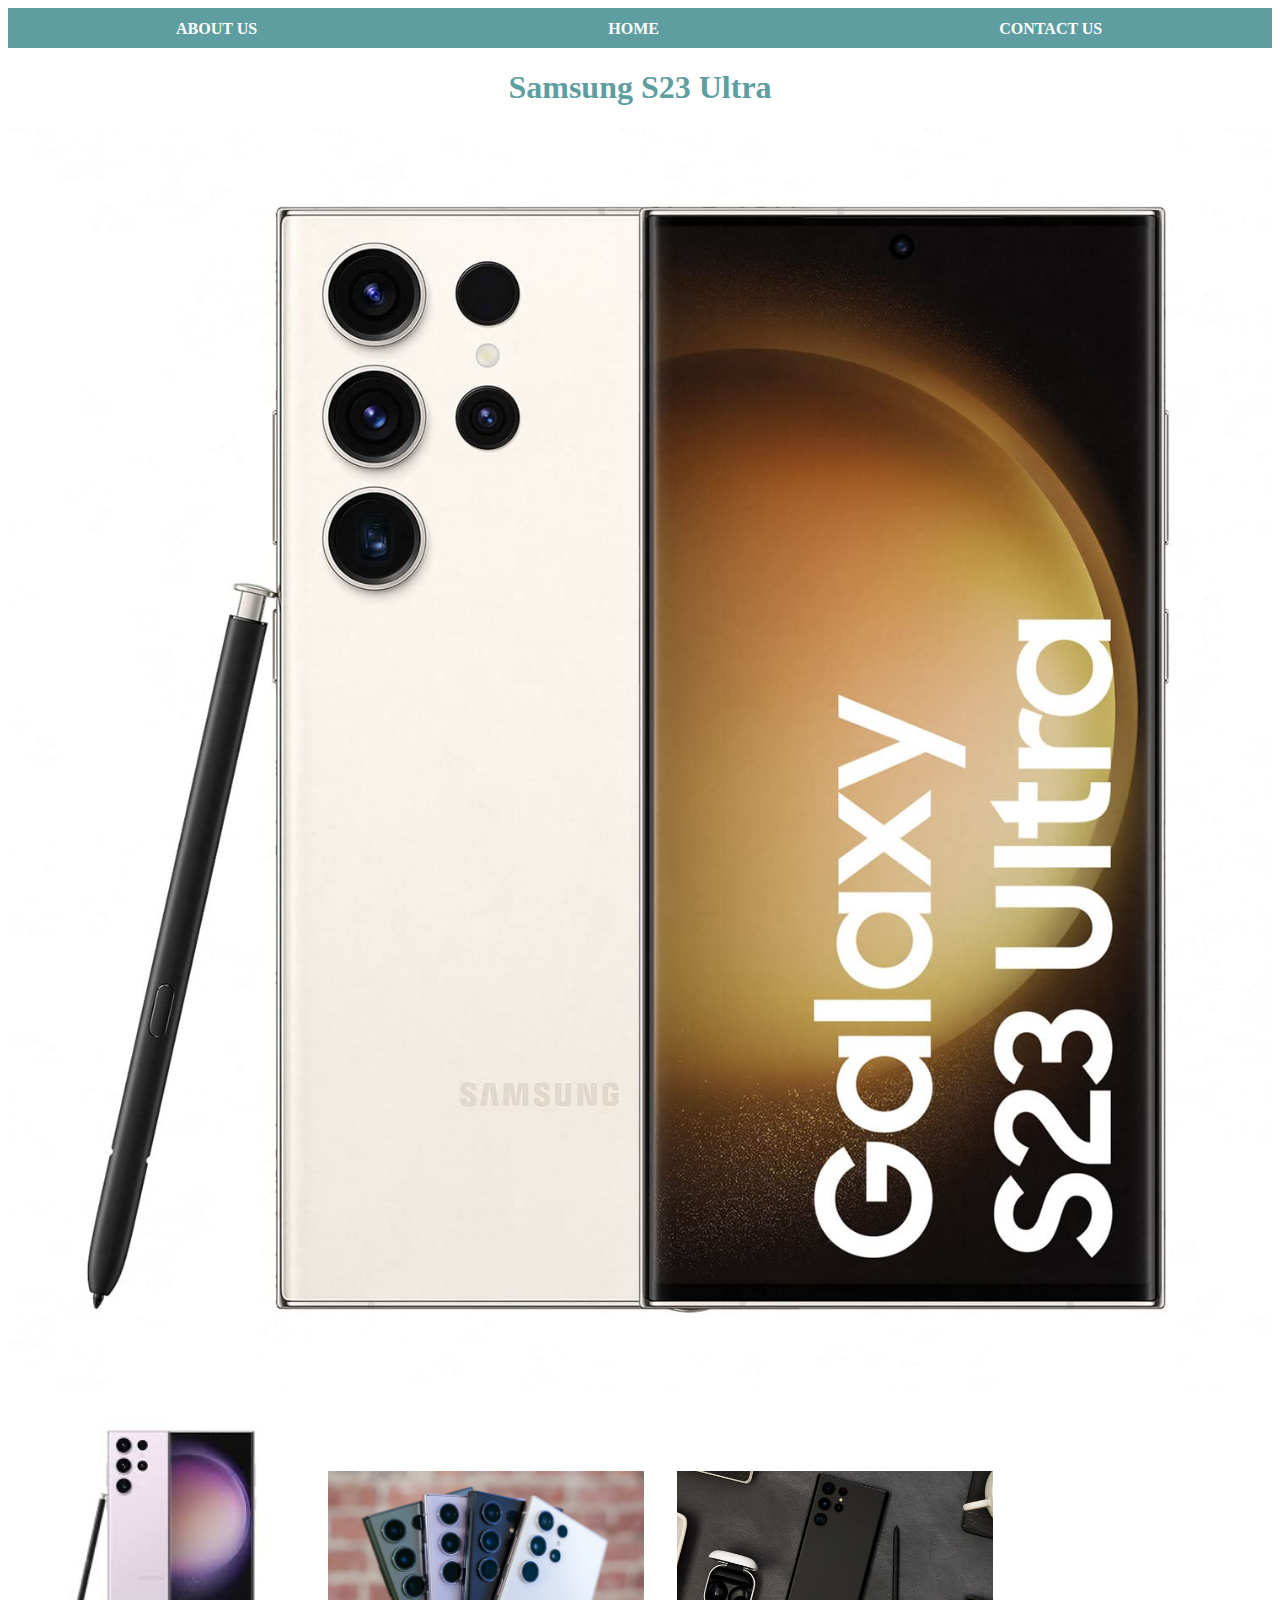
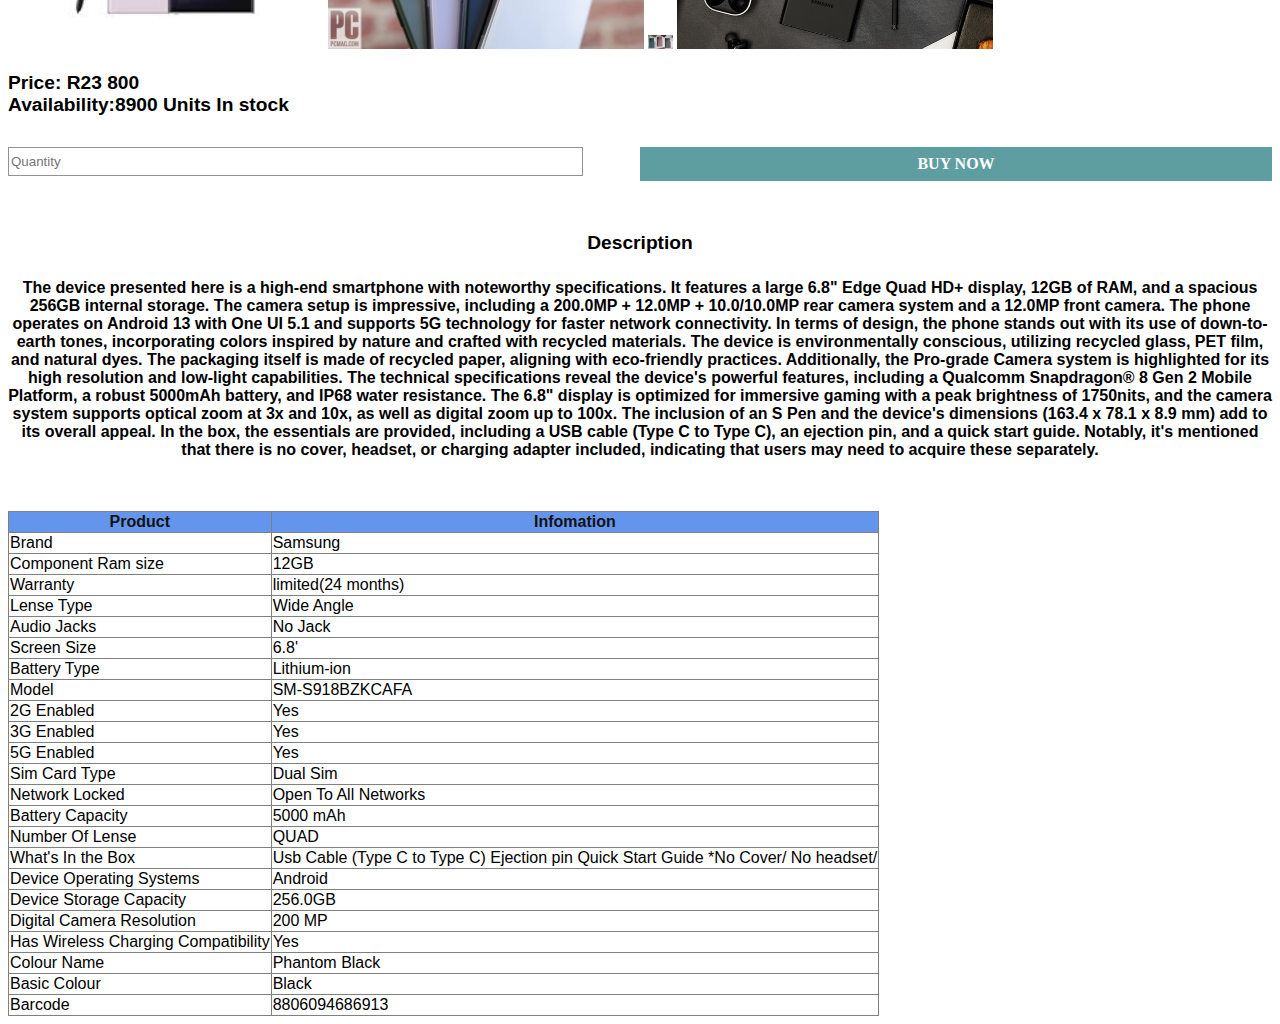
<file: s23.html>
<!DOCTYPE html>
<html>
    <head>
        <link rel="stylesheet" href="style.css">
    </head>
    <body>
        <div id="tabs-top">
            <a href="about.html">ABOUT US</a>
            <a href="index.html">HOME</a>
            <a href="contact.html">CONTACT US</a>
        </div>
        <h1>Samsung S23 Ultra</h1>
        <img src="Images/s23(2).jpg"  width="100%"/>
        <img src="Images/s23(1).jfif"  width="25%"/>
        <img src="Images/s23(3).webp"  width="25%"/>
        <img src="Images/s23(4).jpg " width="25"/>
        <img src="Images/s23(5).jpg" width="25%"/>
        <h3>Price: R23 800 <br/>Availability:8900 Units In stock</h3>
            <input type="text" placeholder="Quantity" id="Quantity"/><a class="button" href="buy-now.html">BUY NOW</a>
            <br/>
            <br/>
            <h4>Description</h4>
        <strong><p>The device presented here is a high-end smartphone with noteworthy specifications. It features a large 6.8" Edge Quad HD+ display, 12GB of RAM, and a spacious 256GB internal storage. The camera setup is impressive, including a 200.0MP + 12.0MP + 10.0/10.0MP rear camera system and a 12.0MP front camera. The phone operates on Android 13 with One UI 5.1 and supports 5G technology for faster network connectivity.
            In terms of design, the phone stands out with its use of down-to-earth tones, incorporating colors inspired by nature and crafted with recycled materials. The device is environmentally conscious, utilizing recycled glass, PET film, and natural dyes. The packaging itself is made of recycled paper, aligning with eco-friendly practices. Additionally, the Pro-grade Camera system is highlighted for its high resolution and low-light capabilities.
            The technical specifications reveal the device's powerful features, including a Qualcomm Snapdragon® 8 Gen 2 Mobile Platform, a robust 5000mAh battery, and IP68 water resistance. The 6.8" display is optimized for immersive gaming with a peak brightness of 1750nits, and the camera system supports optical zoom at 3x and 10x, as well as digital zoom up to 100x. The inclusion of an S Pen and the device's dimensions (163.4 x 78.1 x 8.9 mm) add to its overall appeal.           In the box, the essentials are provided, including a USB cable (Type C to Type C), an ejection pin, and a quick start guide. Notably, it's mentioned that there is no cover, headset, or charging adapter included, indicating that users may need to acquire these separately.</p></strong>
            <br/>
            <br/>
        <table border="1">
          <th>Product</th>
          <th>Infomation</th>
           <tr>
            <td>Brand</td>
            <td>Samsung</td>
           </tr> 
           <tr>
            <td>Component Ram size</td>
            <td>12GB</td>
           </tr> 
           <tr>
            <td>Warranty</td>
            <td>limited(24 months)</td>
           </tr> 
           <tr>
            <td>Lense Type</td>
            <td>Wide Angle</td>
           </tr> 
           <tr>
            <td>Audio Jacks</td>
            <td>No Jack</td>
           </tr> 
           <tr>
            <td>Screen Size</td>
            <td>6.8'</td>
           </tr> 
           <tr>
            <td>Battery Type</td>
            <td>Lithium-ion</td>
           </tr> 
           <tr>
            <td>Model</td>
            <td>SM-S918BZKCAFA</td>
           </tr>
           <tr>
            <td>2G Enabled</td>
            <td>Yes</td>
           </tr> 
           <tr>
            <td>3G Enabled</td>
            <td>Yes</td>
           </tr>  
           <tr>
            <td>5G Enabled</td>
            <td>Yes</td>
           </tr> 
           <tr>
            <td>Sim Card Type</td>
            <td>Dual Sim</td>
           </tr> 
           <tr>
            <td>Network Locked</td>
            <td>Open To All Networks</td>
           </tr> 
           <tr>
            <td>Battery Capacity</td>
            <td>5000 mAh</td>
           </tr> 
           <tr>
            <td>Number Of Lense</td>
            <td>QUAD</td>
           </tr> 
           <tr>
            <td>What's In the Box</td>
            <td>Usb Cable (Type C to Type C)
                Ejection pin
                Quick Start Guide
                *No Cover/ No headset/</td>
           </tr> 
           <tr>
            <td>Device Operating Systems</td>
            <td>Android</td>
           </tr> 
           <tr>
            <td>Device Storage Capacity</td>
            <td>256.0GB</td>
           </tr> 
           <tr>
            <td>Digital Camera Resolution</td>
            <td>200 MP</td>
           </tr> 
           <tr>
            <td>Has Wireless Charging Compatibility</td>
            <td>Yes</td>
           </tr> 
           <tr>
            <td>Colour Name</td>
            <td>Phantom Black</td>
           </tr> 
           <tr>
            <td>Basic Colour</td>
            <td>Black</td>
           </tr> 
           <tr>
            <td>Barcode</td>
            <td>8806094686913</td>
           </tr> 
        </table>
    </body>
</html>
</file>
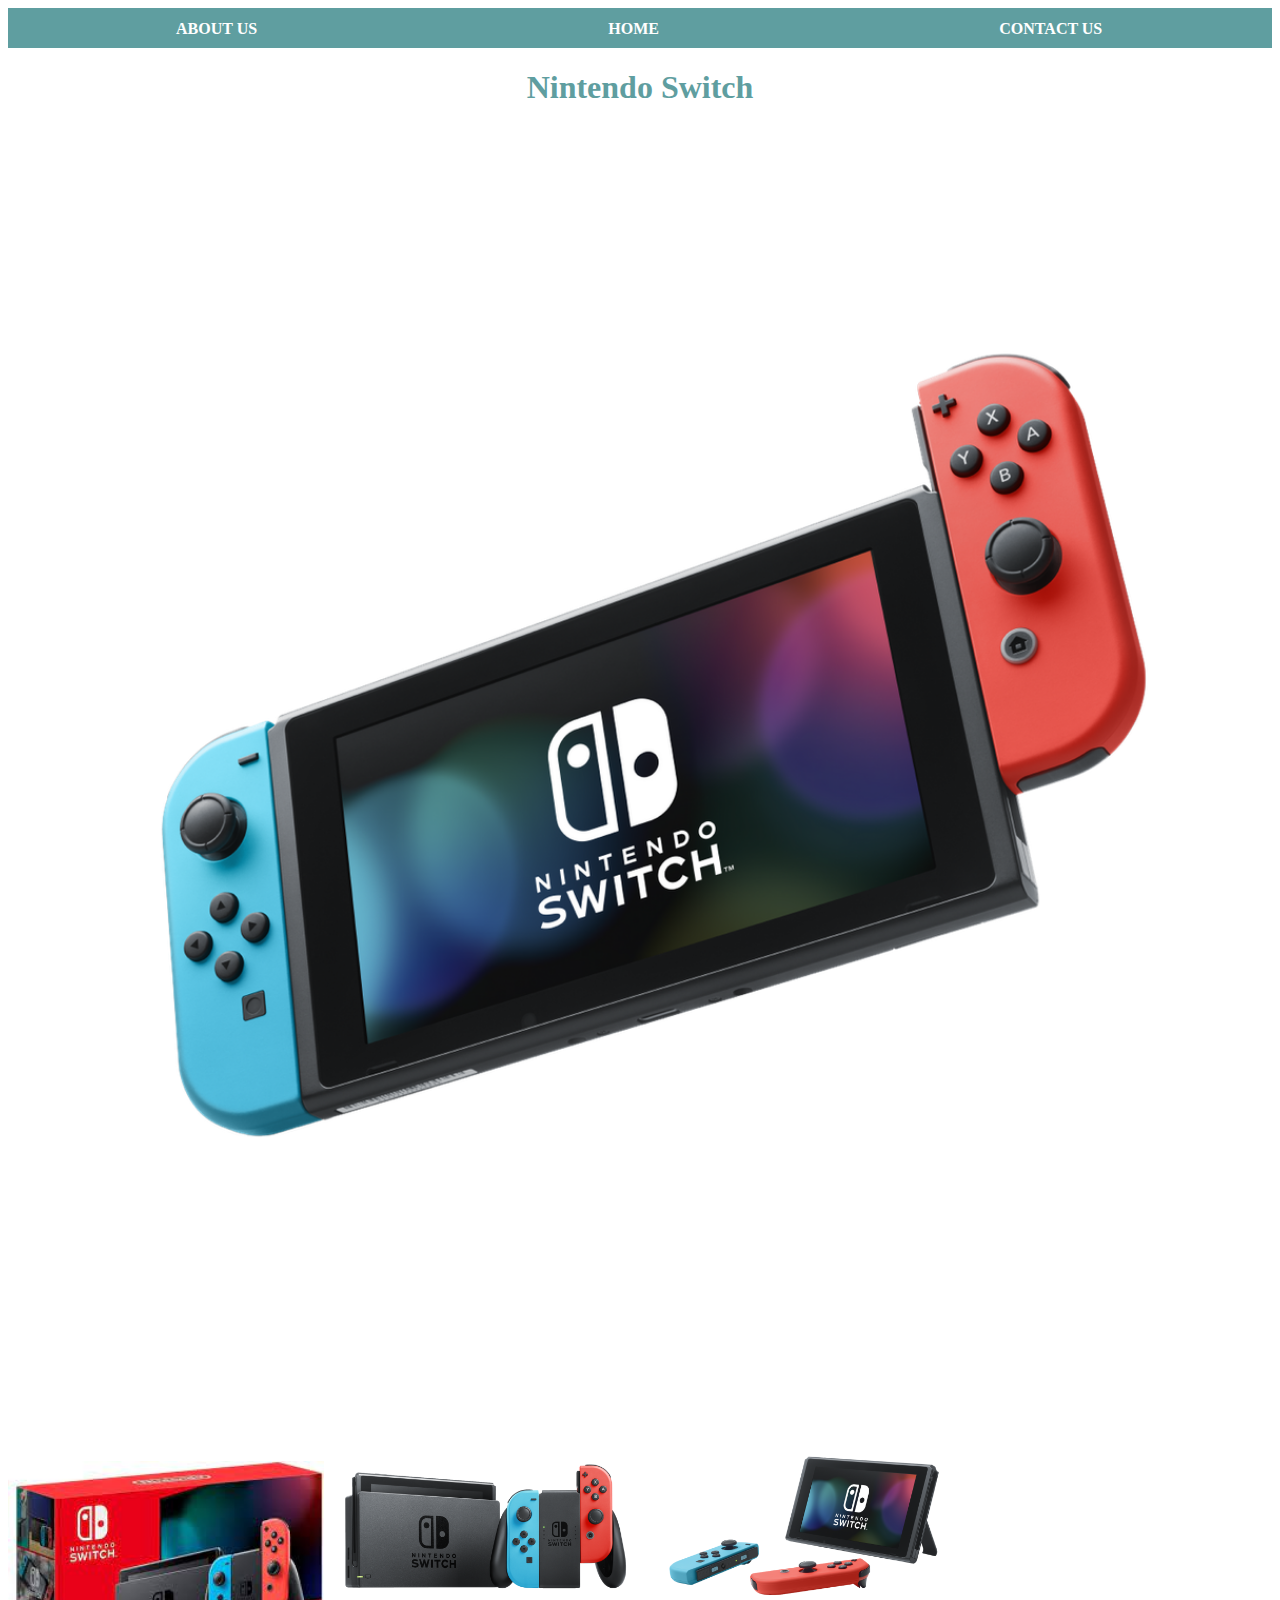
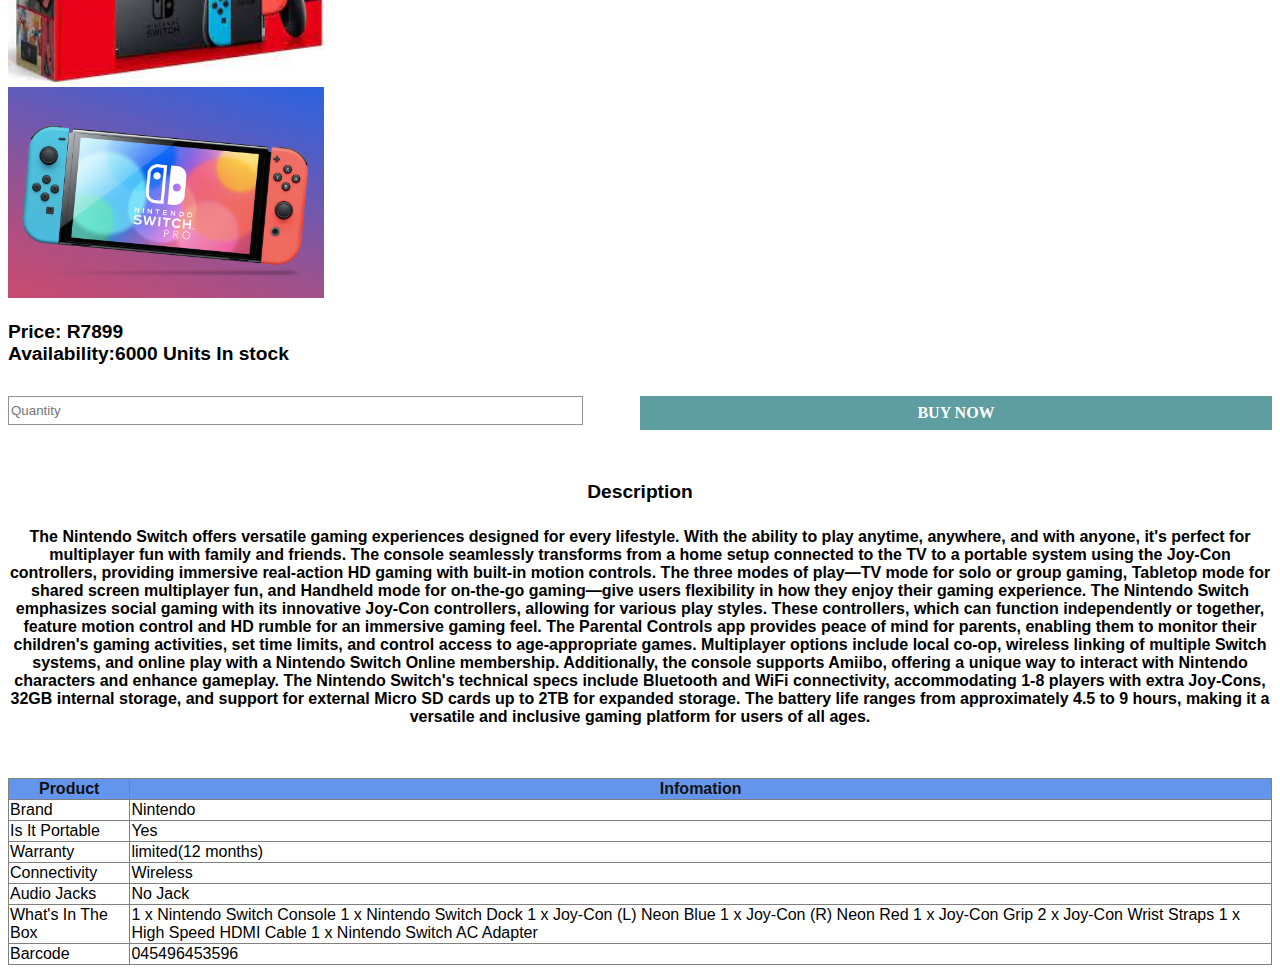
<file: switch.html>
<!DOCTYPE html>
<!DOCTYPE html>
<html>
    <head>
        <link rel="stylesheet" href="style.css">
    </head>
    <body>
        <div id="tabs-top">
            <a href="about.html">ABOUT US</a>
            <a href="index.html">HOME</a>
            <a href="contact.html">CONTACT US</a>
        </div>
        <h1>Nintendo Switch</h1>
        <img src="Images/switch(2).webp"  width="100%"/>
        <img src="Images/switch(1).jfif"  width="25%"/>
        <img src="Images/switch(3).webp"  width="25%"/>
        <img src="Images/switch(4).webp"  width="25%"/>
        <img src="Images/switch(5).webp" width="25%"/>
        <h3>Price: R7899 <br/>Availability:6000 Units In stock</h3>
            <input type="text" placeholder="Quantity" id="Quantity"/><a class="button" href="buy-now.html">BUY NOW</a>
            <br/>
            <br/>
            <h4>Description</h4>
        <strong><p>The Nintendo Switch offers versatile gaming experiences designed for every lifestyle. With the ability to play anytime, anywhere, and with anyone, it's perfect for multiplayer fun with family and friends. The console seamlessly transforms from a home setup connected to the TV to a portable system using the Joy-Con controllers, providing immersive real-action HD gaming with built-in motion controls. The three modes of play—TV mode for solo or group gaming, Tabletop mode for shared screen multiplayer fun, and Handheld mode for on-the-go gaming—give users flexibility in how they enjoy their gaming experience.
            The Nintendo Switch emphasizes social gaming with its innovative Joy-Con controllers, allowing for various play styles. These controllers, which can function independently or together, feature motion control and HD rumble for an immersive gaming feel. The Parental Controls app provides peace of mind for parents, enabling them to monitor their children's gaming activities, set time limits, and control access to age-appropriate games. Multiplayer options include local co-op, wireless linking of multiple Switch systems, and online play with a Nintendo Switch Online membership. Additionally, the console supports Amiibo, offering a unique way to interact with Nintendo characters and enhance gameplay. The Nintendo Switch's technical specs include Bluetooth and WiFi connectivity, accommodating 1-8 players with extra Joy-Cons, 32GB internal storage, and support for external Micro SD cards up to 2TB for expanded storage. The battery life ranges from approximately 4.5 to 9 hours, making it a versatile and inclusive gaming platform for users of all ages.</p></strong>
            <br/>
            <br/>
        <table border="1">
          <th>Product</th>
          <th>Infomation</th>
           <tr>
            <td>Brand</td>
            <td>Nintendo</td>
           </tr> 
           <tr>
            <td>Is It Portable</td>
            <td>Yes</td>
           </tr> 
           <tr>
            <td>Warranty</td>
            <td>limited(12 months)</td>
           </tr> 
           <tr>
            <td>Connectivity</td>
            <td>Wireless</td>
           </tr> 
           <tr>
            <td>Audio Jacks</td>
            <td>No Jack</td>
           </tr> 
           <tr>
            <td>What's In The Box</td>
            <td>1 x Nintendo Switch Console
                1 x Nintendo Switch Dock
                1 x Joy-Con (L) Neon Blue
                1 x Joy-Con (R) Neon Red
                1 x Joy-Con Grip
                2 x Joy-Con Wrist Straps
                1 x High Speed HDMI Cable
                1 x Nintendo Switch AC Adapter</td>
           </tr> 
           <tr>
            <td>Barcode</td>
            <td>045496453596</td>
           </tr>  
        </table>
    </body>
</html>
</file>
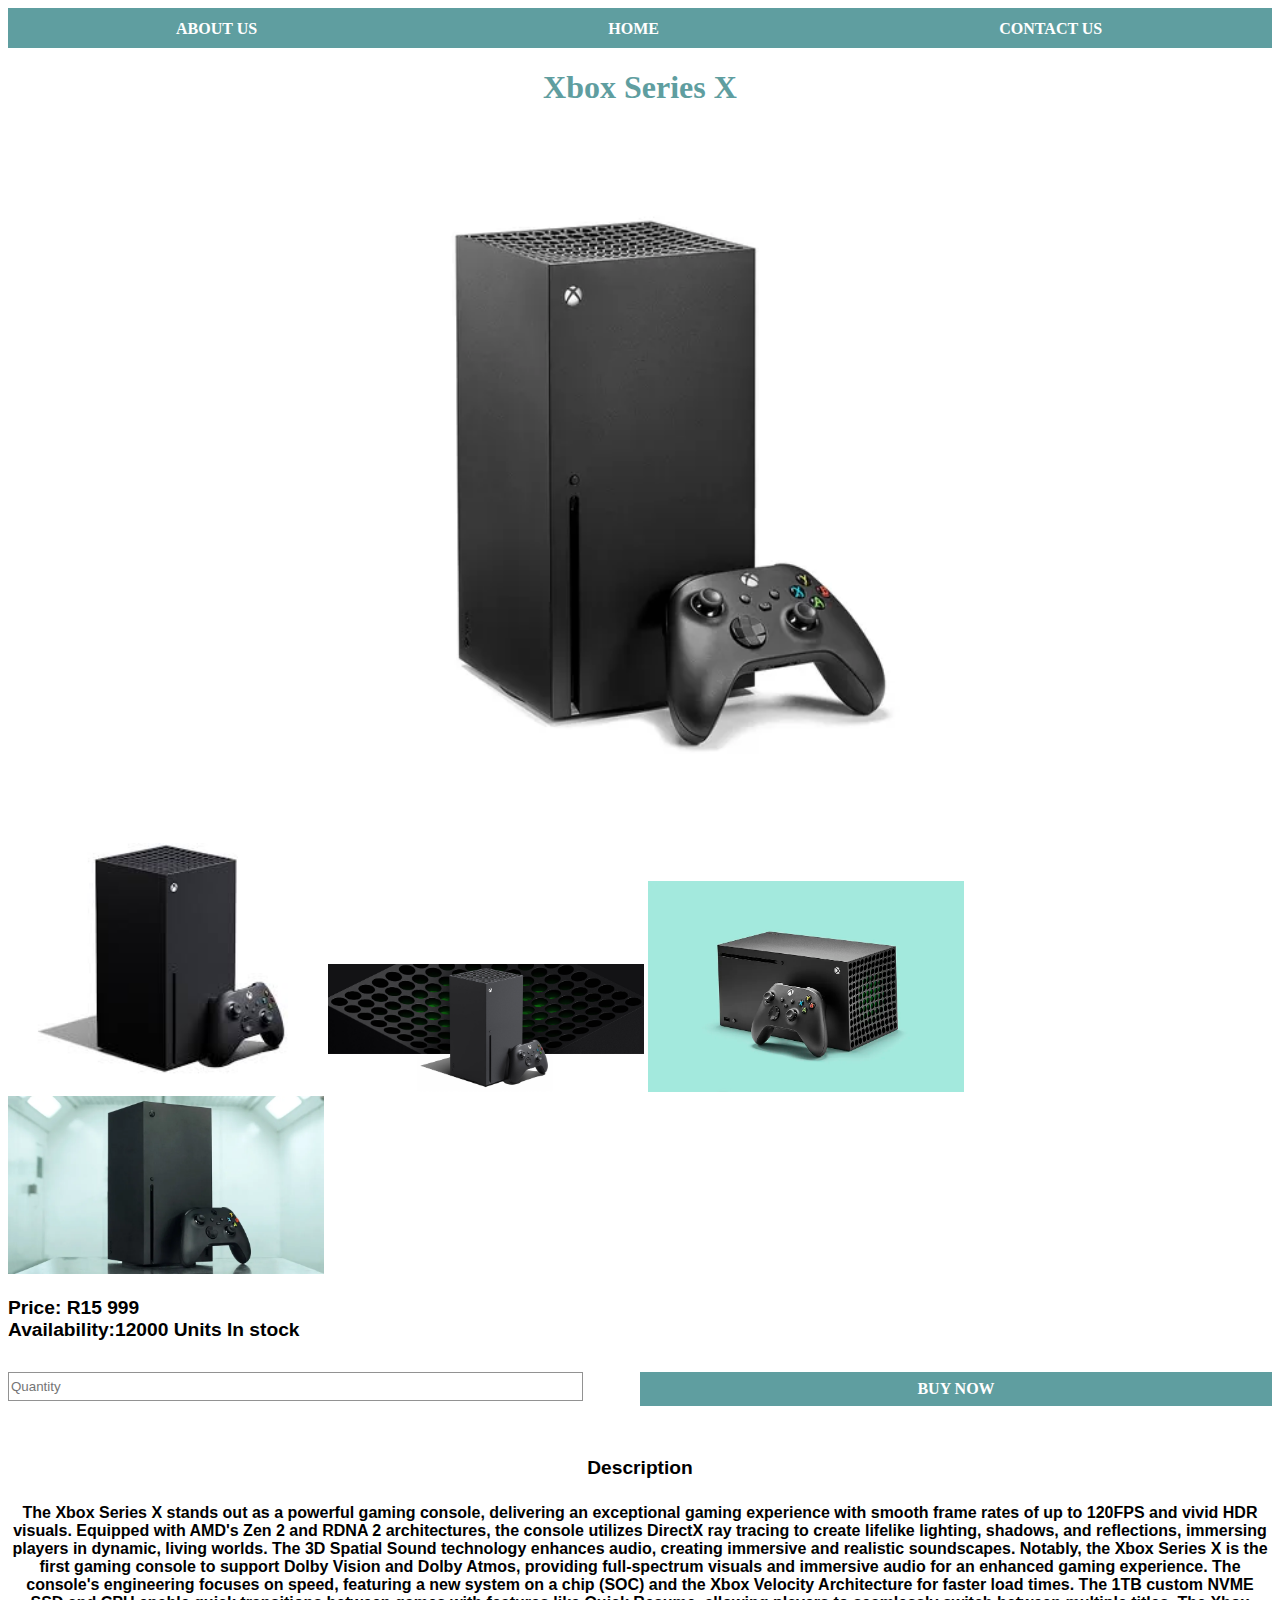
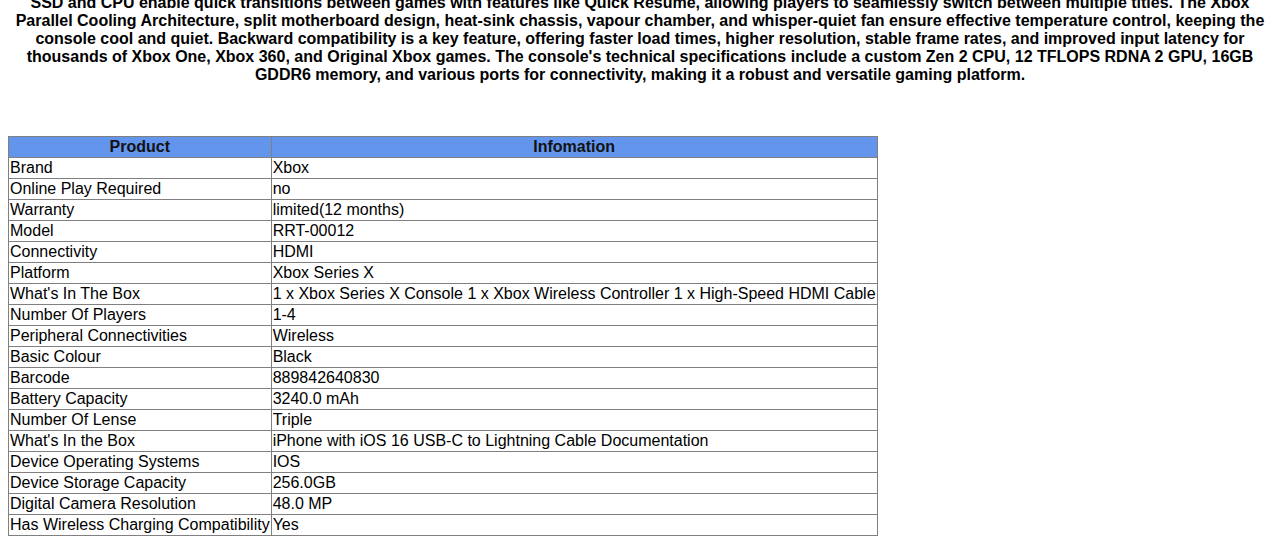
<file: xbox.html>
<!DOCTYPE html>
<html>
    <head>
        <link rel="stylesheet" href="style.css">
    </head>
    <body>
        <div id="tabs-top">
            <a href="about.html">ABOUT US</a>
            <a href="index.html">HOME</a>
            <a href="contact.html">CONTACT US</a>
        </div>
        <h1>Xbox Series X</h1>
        <img src="Images/xbox(2).webp"  width="100%"/>
        <img src="Images/Xbox (1).jfif"  width="25%"/>
        <img src="Images/xbox(3).jpg"  width="25%"/>
        <img src="Images/xbox(4).webp"  width="25%"/>
        <img src="Images/xbox(5).webp  " width="25%"/>
        <h3>Price: R15 999 <br/>Availability:12000 Units In stock</h3>
            <input type="text" placeholder="Quantity" id="Quantity"/><a class="button" href="buy-now.html">BUY NOW</a>
            <br/>
            <br/>
            <h4>Description</h4>
        <strong><p>The Xbox Series X stands out as a powerful gaming console, delivering an exceptional gaming experience with smooth frame rates of up to 120FPS and vivid HDR visuals. Equipped with AMD's Zen 2 and RDNA 2 architectures, the console utilizes DirectX ray tracing to create lifelike lighting, shadows, and reflections, immersing players in dynamic, living worlds. The 3D Spatial Sound technology enhances audio, creating immersive and realistic soundscapes. Notably, the Xbox Series X is the first gaming console to support Dolby Vision and Dolby Atmos, providing full-spectrum visuals and immersive audio for an enhanced gaming experience.
            The console's engineering focuses on speed, featuring a new system on a chip (SOC) and the Xbox Velocity Architecture for faster load times. The 1TB custom NVME SSD and CPU enable quick transitions between games with features like Quick Resume, allowing players to seamlessly switch between multiple titles. The Xbox Parallel Cooling Architecture, split motherboard design, heat-sink chassis, vapour chamber, and whisper-quiet fan ensure effective temperature control, keeping the console cool and quiet. Backward compatibility is a key feature, offering faster load times, higher resolution, stable frame rates, and improved input latency for thousands of Xbox One, Xbox 360, and Original Xbox games. The console's technical specifications include a custom Zen 2 CPU, 12 TFLOPS RDNA 2 GPU, 16GB GDDR6 memory, and various ports for connectivity, making it a robust and versatile gaming platform.</p></strong>
            <br/>
            <br/>
        <table border="1">
          <th>Product</th>
          <th>Infomation</th>
           <tr>
            <td>Brand</td>
            <td>Xbox</td>
           </tr> 
           <tr>
            <td>Online Play Required</td>
            <td>no</td>
           </tr> 
           <tr>
            <td>Warranty</td>
            <td>limited(12 months)</td>
           </tr> 
           <tr>
            <td>Model</td>
            <td>RRT-00012</td>
           </tr> 
           <tr>
            <td>Connectivity</td>
            <td>HDMI</td>
           </tr> 
           <tr>
            <td>Platform</td>
            <td>Xbox Series X</td>
           </tr> 
           <tr>
            <td>What's In The Box</td>
            <td>1 x Xbox Series X Console
                1 x Xbox Wireless Controller
                1 x High-Speed HDMI Cable</td>
           </tr> 
           <tr>
            <td>Number Of Players</td>
            <td>1-4</td>
           </tr> 
           <tr>
            <td>Peripheral Connectivities</td>
            <td>Wireless</td>
           </tr> 
           <tr>
            <td>Basic Colour</td>
            <td>Black</td>
           </tr> 
           <tr>
            <td>Barcode</td>
            <td>889842640830</td>
           </tr> 
           <tr>
            <td>Battery Capacity</td>
            <td>3240.0 mAh</td>
           </tr> 
           <tr>
            <td>Number Of Lense</td>
            <td>Triple</td>
           </tr> 
           <tr>
            <td>What's In the Box</td>
            <td>iPhone with iOS 16
                USB‑C to Lightning Cable
                Documentation</td>
           </tr> 
           <tr>
            <td>Device Operating Systems</td>
            <td>IOS</td>
           </tr> 
           <tr>
            <td>Device Storage Capacity</td>
            <td>256.0GB</td>
           </tr> 
           <tr>
            <td>Digital Camera Resolution</td>
            <td>48.0 MP</td>
           </tr> 
           <tr>
            <td>Has Wireless Charging Compatibility</td>
            <td>Yes</td>
           </tr> 
        </table>
    </body>
</html>
</file>
<file: style.css>
/*============ TABLE-TOP ============*/

#tabs-top{
    position: top;
    top: 80px;
    left: 0;
    z-index: 500;
    width: 100%;
    height: 40px;
    background-color: cadetblue;

}

#tabs-top a{
    float: left;
    display: block;
    width: 33%;
    height: 35px;
    font-weight: 700;
    color: white;
    text-align: center;
    text-decoration: none;
    padding-top: 12px;
}

#tabs-top a:hover{
    color: #121212;
}

/*================= INFO-BOX ============*/

a.info-box{
    text-decoration : none;
    background: rgba(255, 255, 255, 0.7);
    width: 90%;
    height: 90px;
    display: block;
    margin: auto;
    margin-top: 12px;
    padding: 1px; 
}

.info-box img{
    height: 70px;
    margin: 10px;
    float: left;
}

.info-box h3{
    padding: 0;
    margin-bottom: 0;
    width: 90%;
    color: #131313;
}

.info-box img.right{
    float: right;
    margin-top: 25px;
    height: 40px;
}

h1{
    text-align: center;
    font-family: fantasy;
    font-weight: 600;
    color: cadetblue;
}

h2{
    text-align: center;
    font-family: 'Times New Roman', Times, serif;
    font-weight: 600;
    color: rgb(84, 139, 141);
}

h3{
    font-family: sans-serif;
    font-size: larger;
    font-weight: 600;
}

h4{
    font-family: sans-serif;
    font-size: larger;
    font-weight: 600;
    text-align: center;
}

/*================= Table ============*/

table{
    font-family: Helvetica, sans-serif;
    border-collapse: collapse;
    border-width: 1px;
    border-style: solid;
    border-color: gray;
}

th{
    font-weight: 800;
    background-color: cornflowerblue;
    color: #121212;
}

/*================ FORM ============*/

.button{
    display: block;
    width: 50%;
    background-color: cadetblue;
    text-decoration: none;
    text-align: center;
    color: white;
    font-size: 16px;
    font-weight: 600;
    margin: 12px 0;
    padding: 8px 0;
    float: right;
}

input{
    width: 45%;
    height: 25px;
    margin: 12px 0;
    border: 1px solid #929292;
}

textarea{
    width: 50%;
    height: 65px;
    margin: 12px 0;
    border: 1px solid #929292;
}

p{
    font-family: Helvetica, sans-serif;
    text-align: center;
    font-size: medium;
    font-weight: 700;
}
</file>
